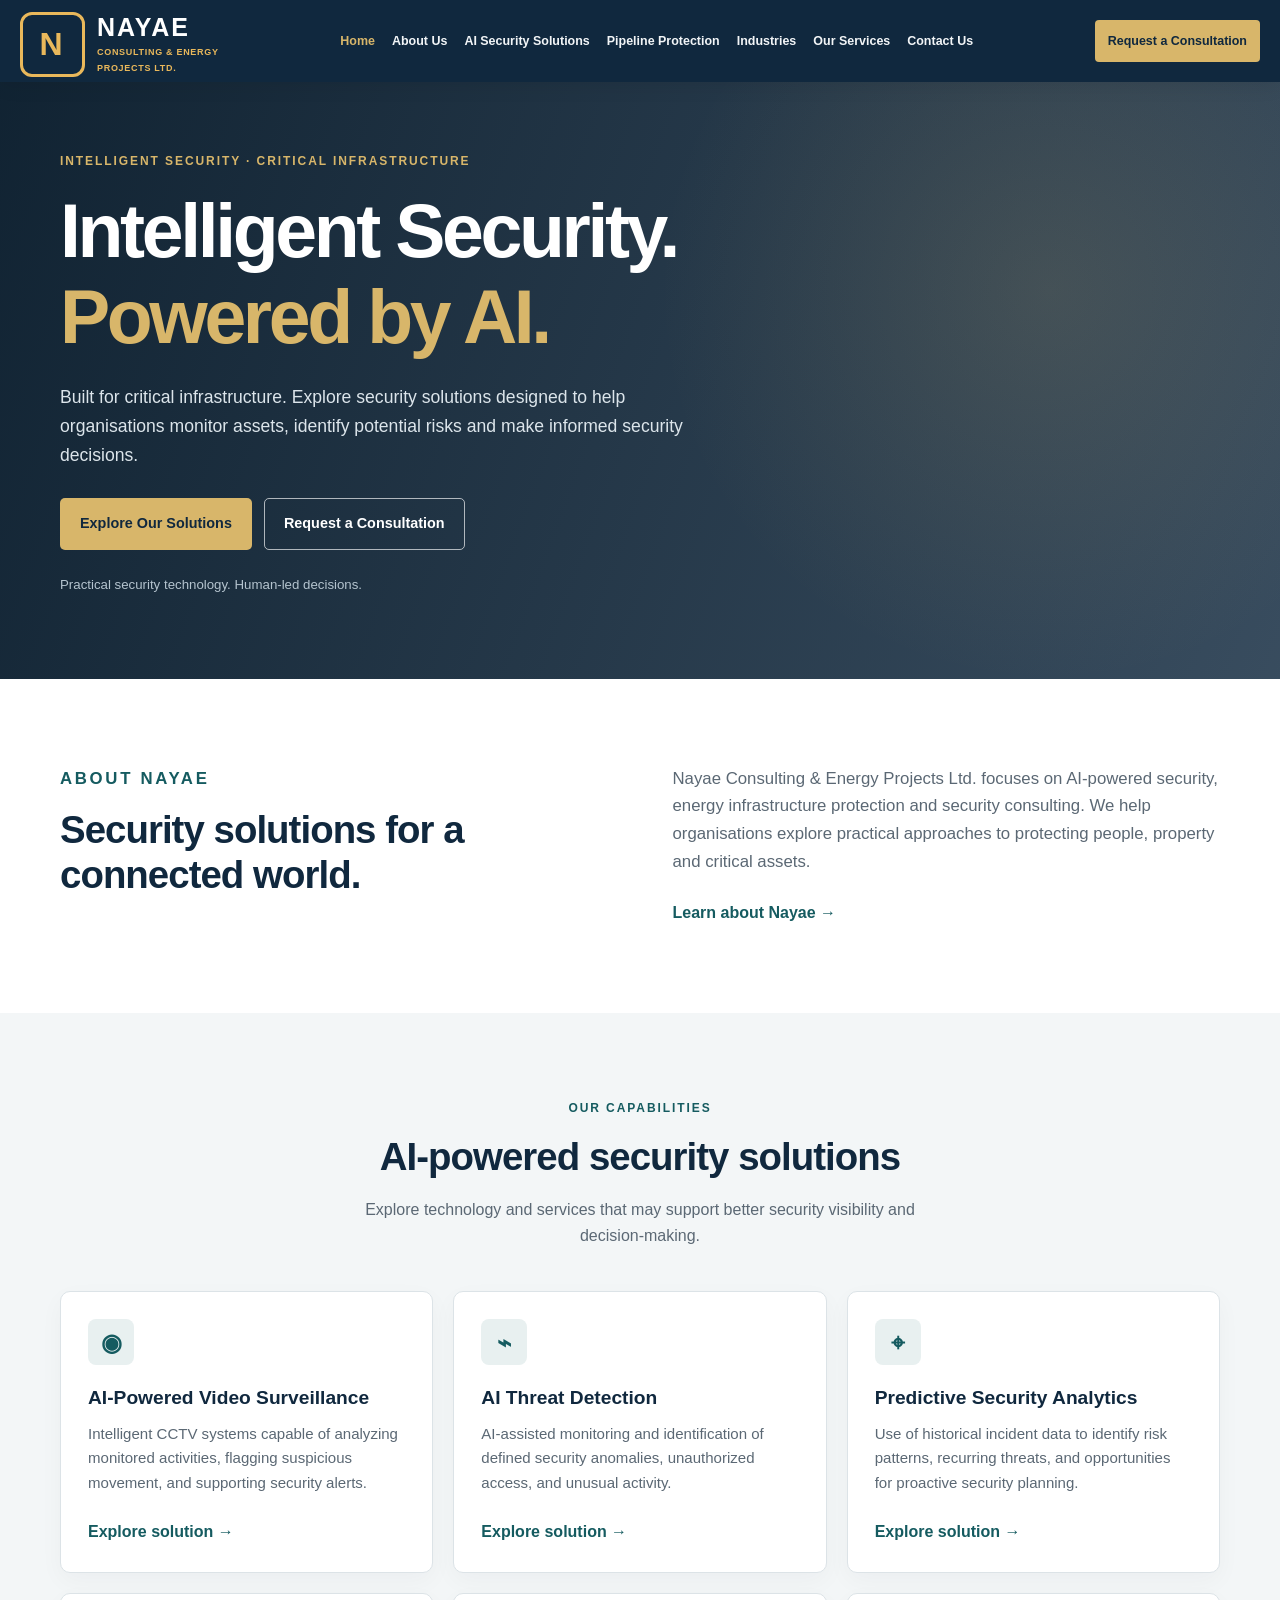
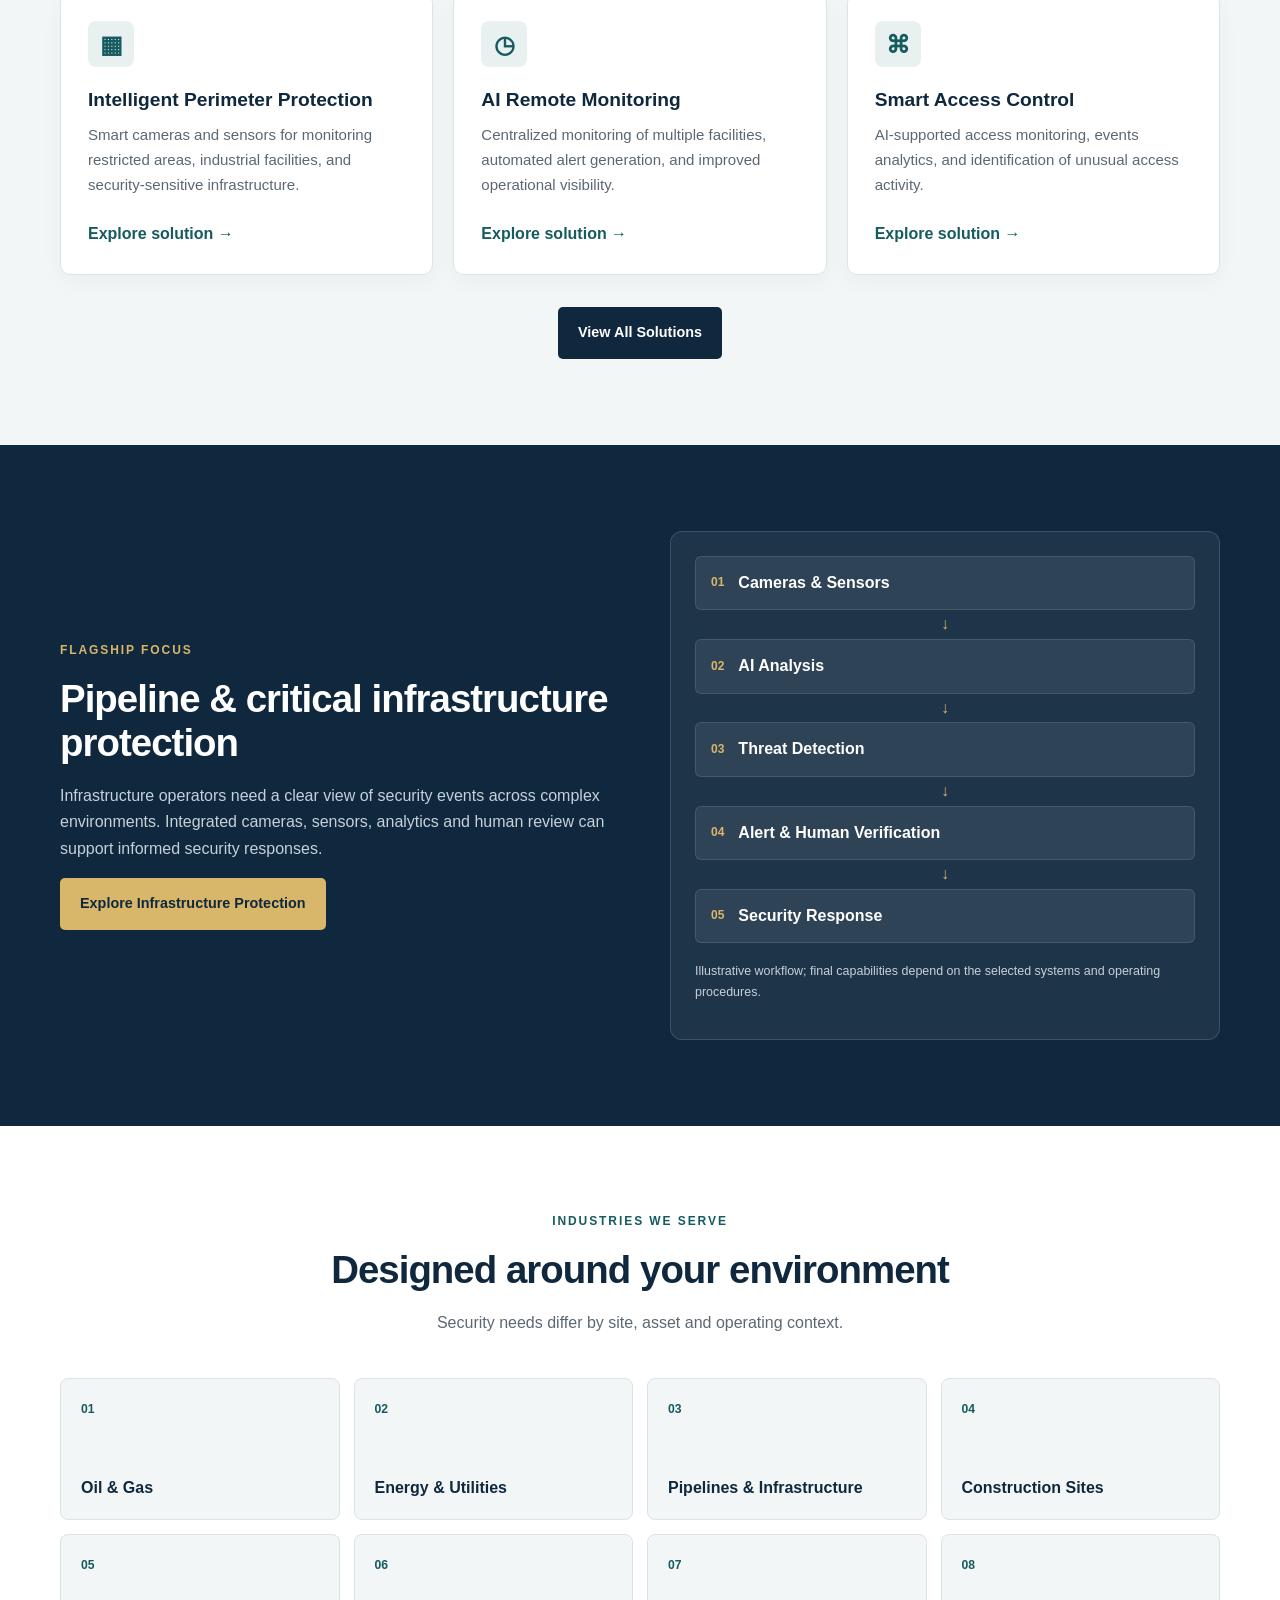
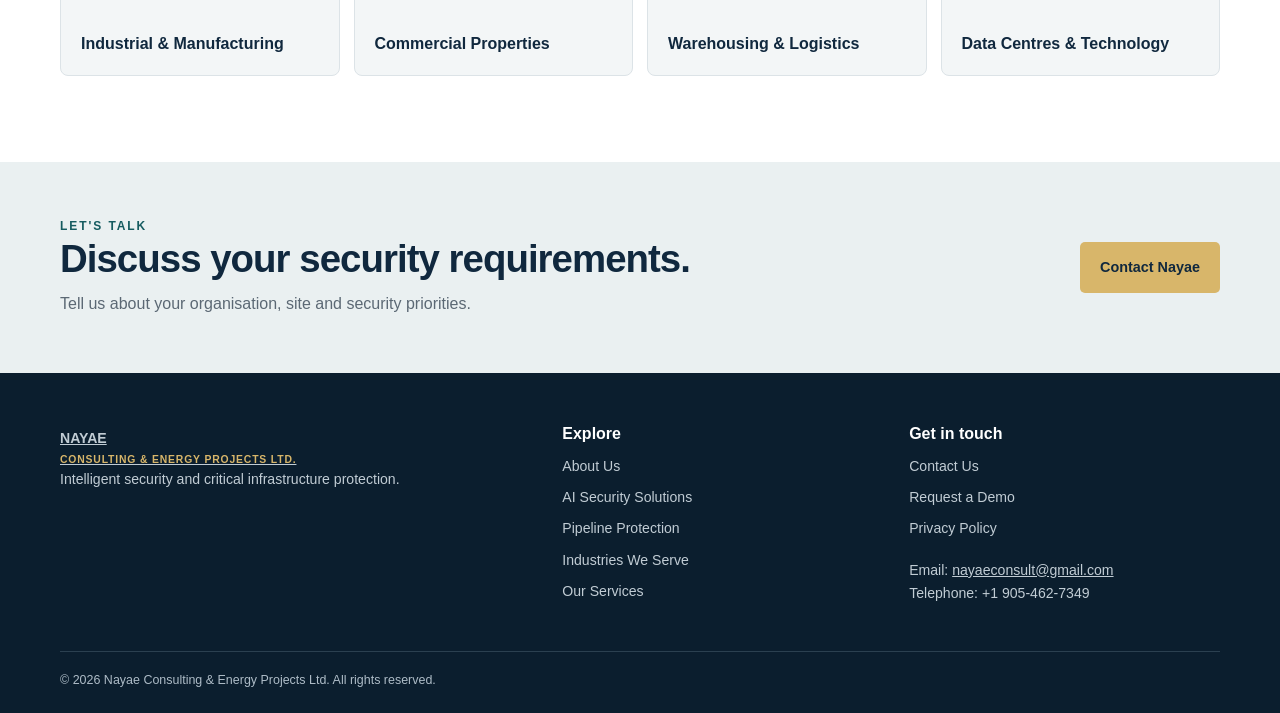
<file: index.html>
<!DOCTYPE html>
<html lang="en">
<head>
  <meta charset="UTF-8">
  <meta name="viewport" content="width=device-width, initial-scale=1.0">
  <meta name="description" content="Nayae Consulting & Energy Projects Ltd. — AI-powered security solutions and critical infrastructure protection.">
  <title>Nayae Consulting & Energy Projects Ltd. | Intelligent Security</title>
  <link rel="stylesheet" href="style.css">
  <script src="script.js" defer></script>
</head>
<body>
  <div id="site-header"></div>
  <main>
    <section class="hero">
      <div class="hero-shade"></div>
      <div class="container hero-content">
        <p class="eyebrow">INTELLIGENT SECURITY · CRITICAL INFRASTRUCTURE</p>
        <h1>Intelligent Security.<br><span>Powered by AI.</span></h1>
        <p class="hero-copy">Built for critical infrastructure. Explore security solutions designed to help organisations monitor assets, identify potential risks and make informed security decisions.</p>
        <div class="button-row">
          <a class="button button-gold" href="solutions.html">Explore Our Solutions</a>
          <a class="button button-outline" href="contact.html">Request a Consultation</a>
        </div>
        <p class="hero-note">Practical security technology. Human-led decisions.</p>
      </div>
    </section>

    <section class="section">
      <div class="container intro-grid">
        <div>
          <p class="eyebrow">ABOUT NAYAE</p>
          <h2>Security solutions for a connected world.</h2>
        </div>
        <div>
          <p>Nayae Consulting & Energy Projects Ltd. focuses on AI-powered security, energy infrastructure protection and security consulting. We help organisations explore practical approaches to protecting people, property and critical assets.</p>
          <a class="text-link" href="about.html">Learn about Nayae <span aria-hidden="true">→</span></a>
        </div>
      </div>
    </section>

    <section class="section section-light">
      <div class="container">
        <div class="section-heading">
          <p class="eyebrow">OUR CAPABILITIES</p>
          <h2>AI-powered security solutions</h2>
          <p>Explore technology and services that may support better security visibility and decision-making.</p>
        </div>
        <div class="card-grid">
          <article class="service-card"><div class="card-icon">◉</div><h3>AI-Powered Video Surveillance</h3><p>Intelligent CCTV systems capable of analyzing monitored activities, flagging suspicious movement, and supporting security alerts.</p><a href="solutions.html" class="text-link">Explore solution →</a></article>
          <article class="service-card"><div class="card-icon">⌁</div><h3>AI Threat Detection</h3><p>AI-assisted monitoring and identification of defined security anomalies, unauthorized access, and unusual activity.</p><a href="solutions.html" class="text-link">Explore solution →</a></article>
          <article class="service-card"><div class="card-icon">⌖</div><h3>Predictive Security Analytics</h3><p>Use of historical incident data to identify risk patterns, recurring threats, and opportunities for proactive security planning.</p><a href="solutions.html" class="text-link">Explore solution →</a></article>
          <article class="service-card"><div class="card-icon">▦</div><h3>Intelligent Perimeter Protection</h3><p>Smart cameras and sensors for monitoring restricted areas, industrial facilities, and security-sensitive infrastructure.</p><a href="solutions.html" class="text-link">Explore solution →</a></article>
          <article class="service-card"><div class="card-icon">◷</div><h3>AI Remote Monitoring</h3><p>Centralized monitoring of multiple facilities, automated alert generation, and improved operational visibility.</p><a href="solutions.html" class="text-link">Explore solution →</a></article>
          <article class="service-card"><div class="card-icon">⌘</div><h3>Smart Access Control</h3><p>AI-supported access monitoring, events analytics, and identification of unusual access activity.</p><a href="solutions.html" class="text-link">Explore solution →</a></article>
        </div>
        <div class="centered"><a class="button button-dark" href="solutions.html">View All Solutions</a></div>
      </div>
    </section>

    <section class="section pipeline-feature">
      <div class="container split">
        <div>
          <p class="eyebrow">FLAGSHIP FOCUS</p>
          <h2>Pipeline & critical infrastructure protection</h2>
          <p>Infrastructure operators need a clear view of security events across complex environments. Integrated cameras, sensors, analytics and human review can support informed security responses.</p>
          <a class="button button-gold" href="pipeline.html">Explore Infrastructure Protection</a>
        </div>
        <div class="workflow" aria-label="Conceptual security workflow">
          <div class="workflow-step"><span>01</span> Cameras &amp; Sensors</div><div class="workflow-arrow">↓</div>
          <div class="workflow-step"><span>02</span> AI Analysis</div><div class="workflow-arrow">↓</div>
          <div class="workflow-step"><span>03</span> Threat Detection</div><div class="workflow-arrow">↓</div>
          <div class="workflow-step"><span>04</span> Alert &amp; Human Verification</div><div class="workflow-arrow">↓</div>
          <div class="workflow-step"><span>05</span> Security Response</div>
          <p class="small-note">Illustrative workflow; final capabilities depend on the selected systems and operating procedures.</p>
        </div>
      </div>
    </section>

    <section class="section">
      <div class="container">
        <div class="section-heading">
          <p class="eyebrow">INDUSTRIES WE SERVE</p>
          <h2>Designed around your environment</h2>
          <p>Security needs differ by site, asset and operating context.</p>
        </div>
        <div class="industry-grid">
          <a class="industry-card" href="industries.html"><span>01</span><strong>Oil &amp; Gas</strong></a>
          <a class="industry-card" href="industries.html"><span>02</span><strong>Energy &amp; Utilities</strong></a>
          <a class="industry-card" href="industries.html"><span>03</span><strong>Pipelines &amp; Infrastructure</strong></a>
          <a class="industry-card" href="industries.html"><span>04</span><strong>Construction Sites</strong></a>
          <a class="industry-card" href="industries.html"><span>05</span><strong>Industrial &amp; Manufacturing</strong></a>
          <a class="industry-card" href="industries.html"><span>06</span><strong>Commercial Properties</strong></a>
          <a class="industry-card" href="industries.html"><span>07</span><strong>Warehousing &amp; Logistics</strong></a>
          <a class="industry-card" href="industries.html"><span>08</span><strong>Data Centres &amp; Technology</strong></a>
        </div>
      </div>
    </section>

    <section class="cta-band">
      <div class="container cta-inner">
        <div><p class="eyebrow">LET'S TALK</p><h2>Discuss your security requirements.</h2><p>Tell us about your organisation, site and security priorities.</p></div>
        <a class="button button-gold" href="contact.html">Contact Nayae</a>
      </div>
    </section>
  </main>
  <div id="site-footer"></div>
</body>
</html>
</file>
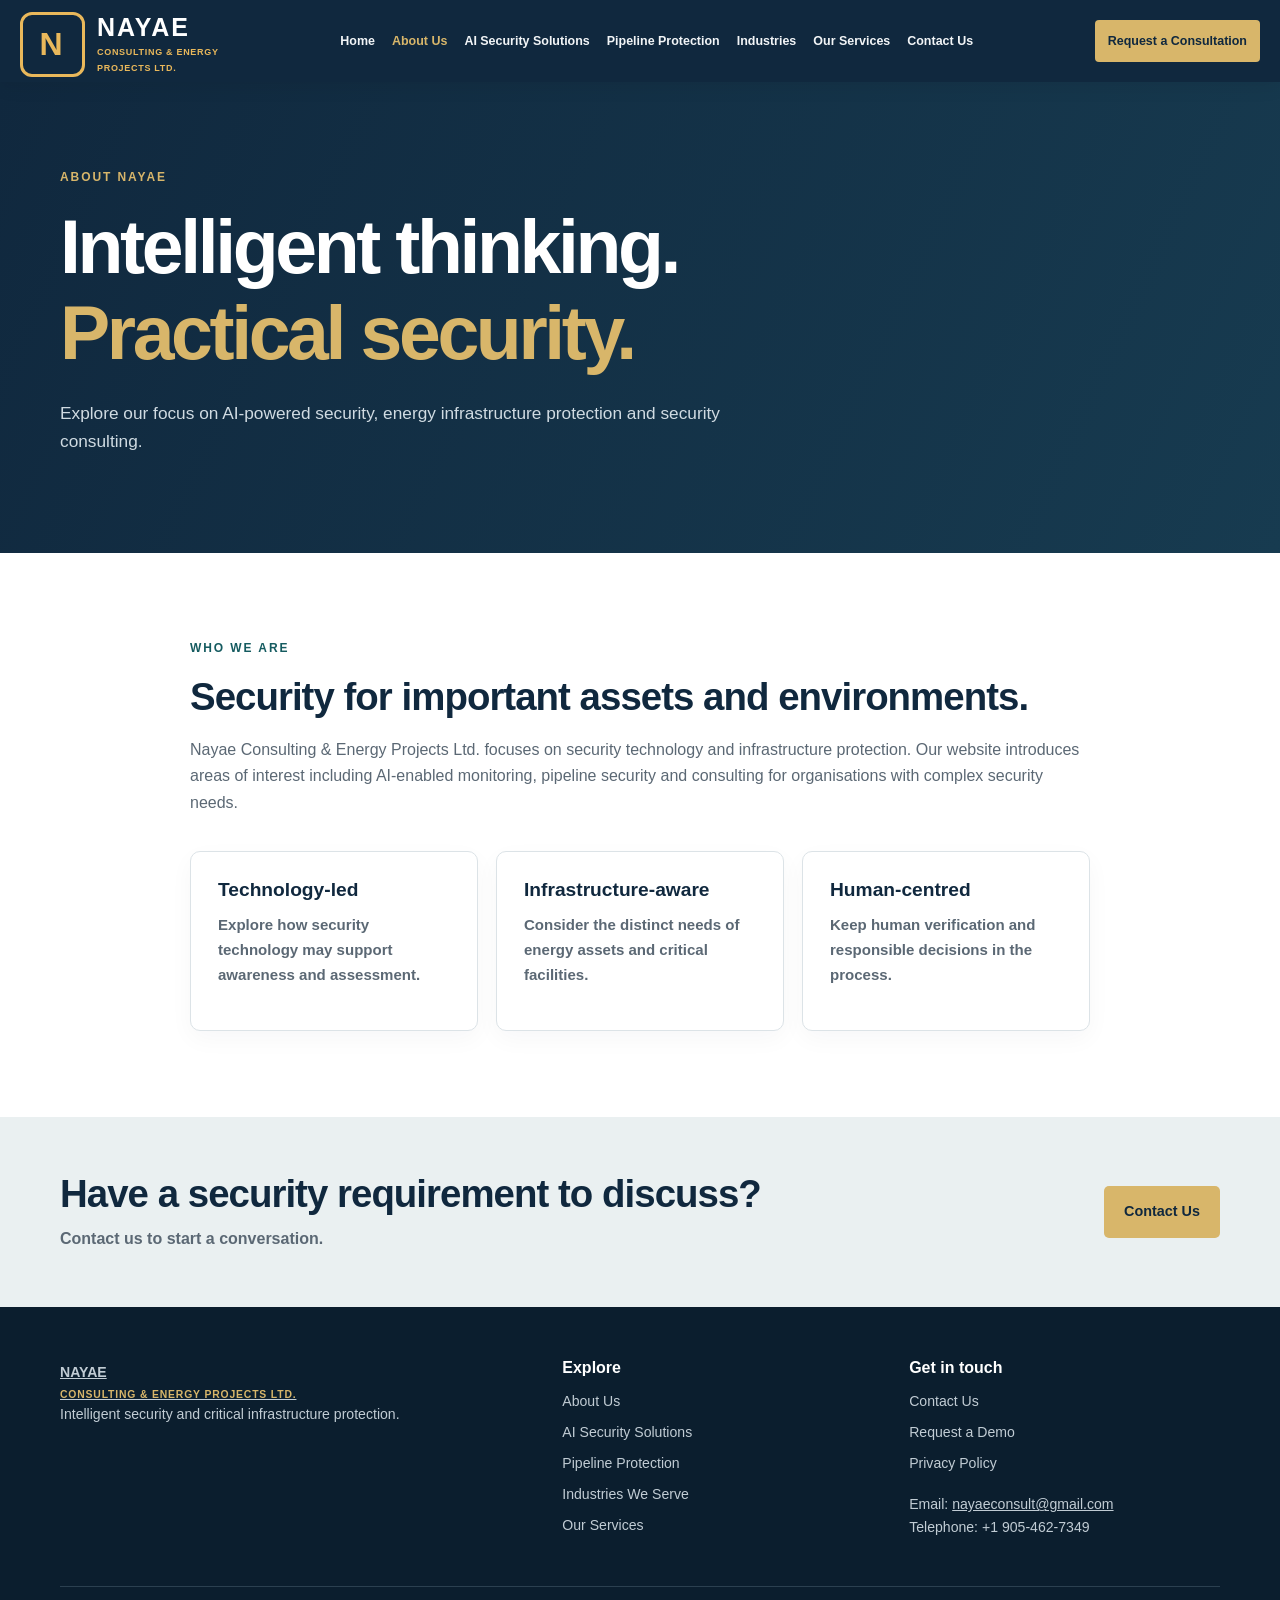
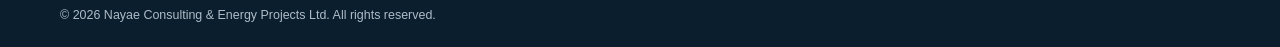
<file: about.html>
<!DOCTYPE html>
<html lang="en"><head><meta charset="UTF-8"><meta name="viewport" content="width=device-width, initial-scale=1.0"><meta name="description" content="Learn about Nayae Consulting & Energy Projects Ltd."><title>About Us | Nayae Consulting & Energy Projects Ltd.</title><link rel="stylesheet" href="style.css"><script src="script.js" defer></script></head>
<body><div id="site-header"></div><main>
<section class="page-hero"><div class="container"><p class="eyebrow">ABOUT NAYAE</p><h1>Intelligent thinking.<br><span>Practical security.</span></h1><p>Explore our focus on AI-powered security, energy infrastructure protection and security consulting.</p></div></section>
<section class="section"><div class="container narrow"><p class="eyebrow">WHO WE ARE</p><h2>Security for important assets and environments.</h2><p>Nayae Consulting & Energy Projects Ltd. focuses on security technology and infrastructure protection. Our website introduces areas of interest including AI-enabled monitoring, pipeline security and consulting for organisations with complex security needs.</p><p><strong></p><div class="value-grid"><article class="service-card"><h3>Technology-led</h3><p>Explore how security technology may support awareness and assessment.</p></article><article class="service-card"><h3>Infrastructure-aware</h3><p>Consider the distinct needs of energy assets and critical facilities.</p></article><article class="service-card"><h3>Human-centred</h3><p>Keep human verification and responsible decisions in the process.</p></article></div></div></section>
<section class="cta-band"><div class="container cta-inner"><div><h2>Have a security requirement to discuss?</h2><p>Contact us to start a conversation.</p></div><a class="button button-gold" href="contact.html">Contact Us</a></div></section>
</main><div id="site-footer"></div></body></html>
</file>
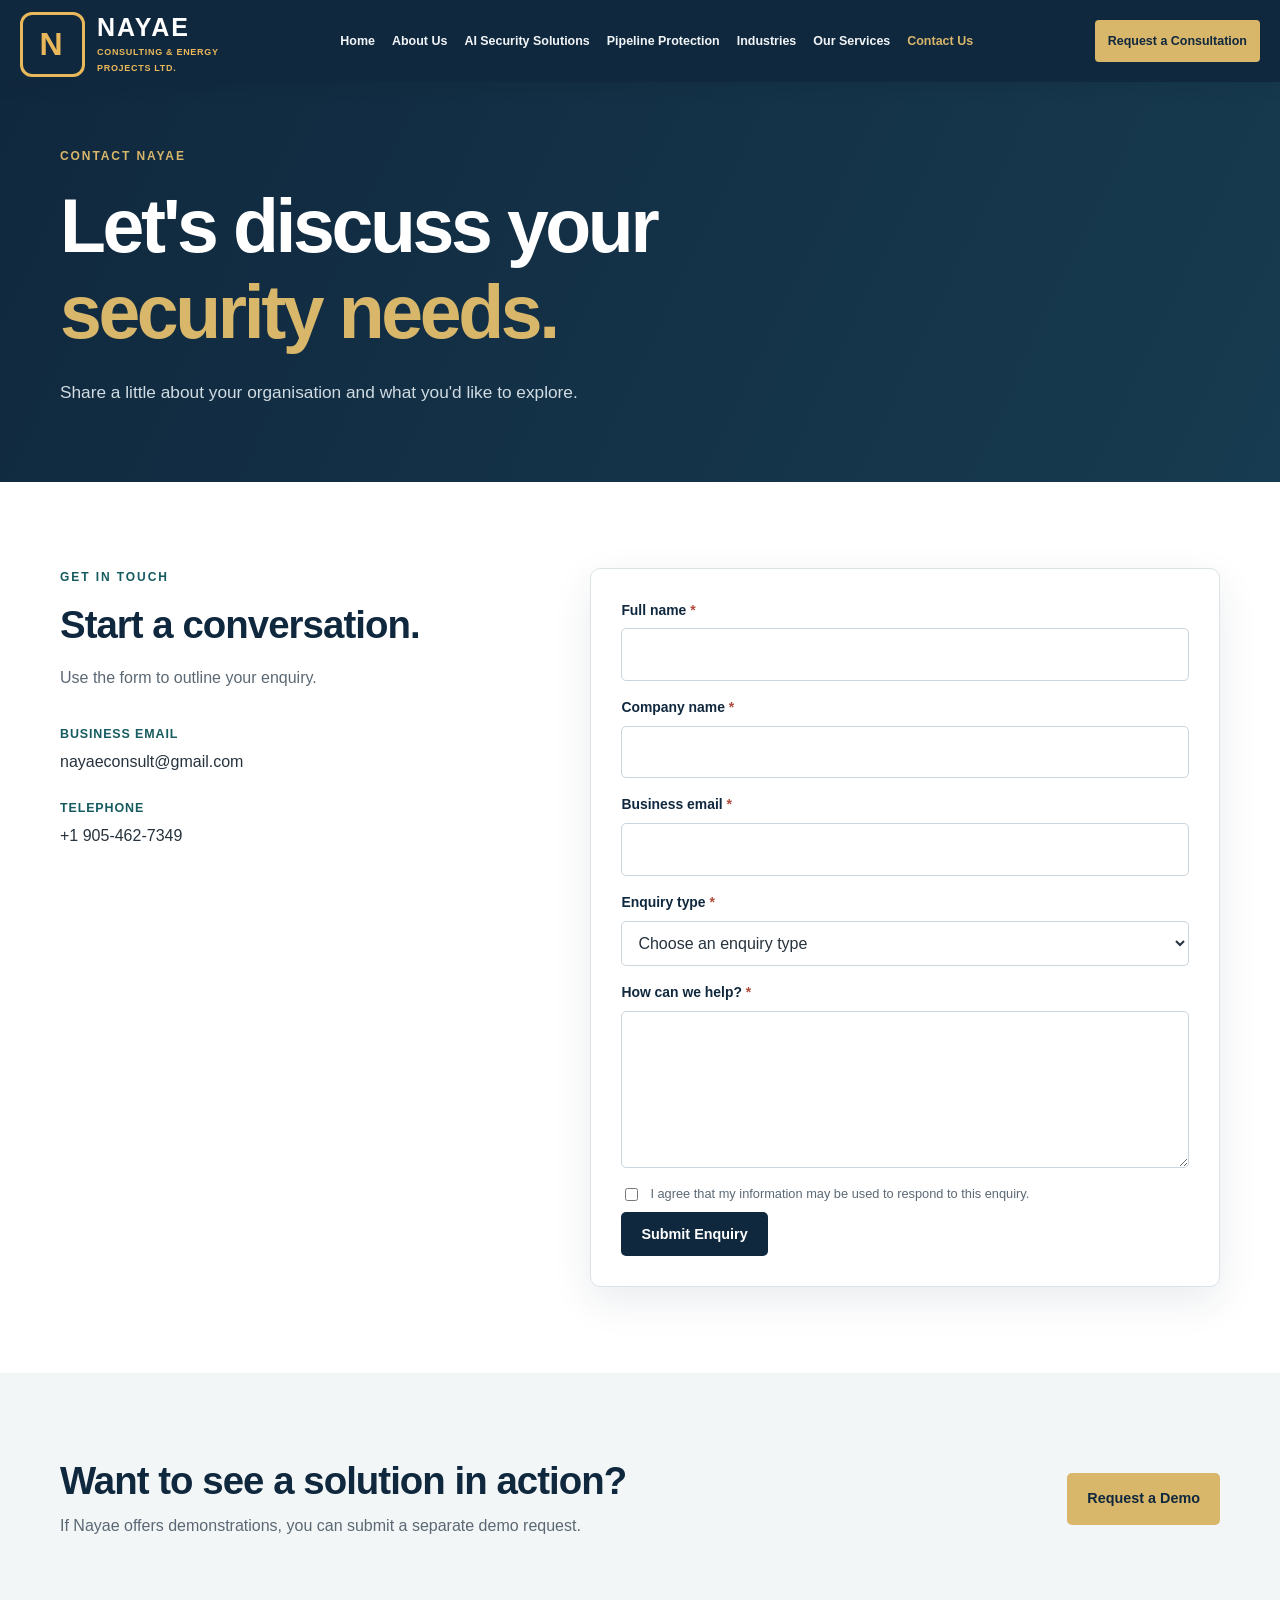
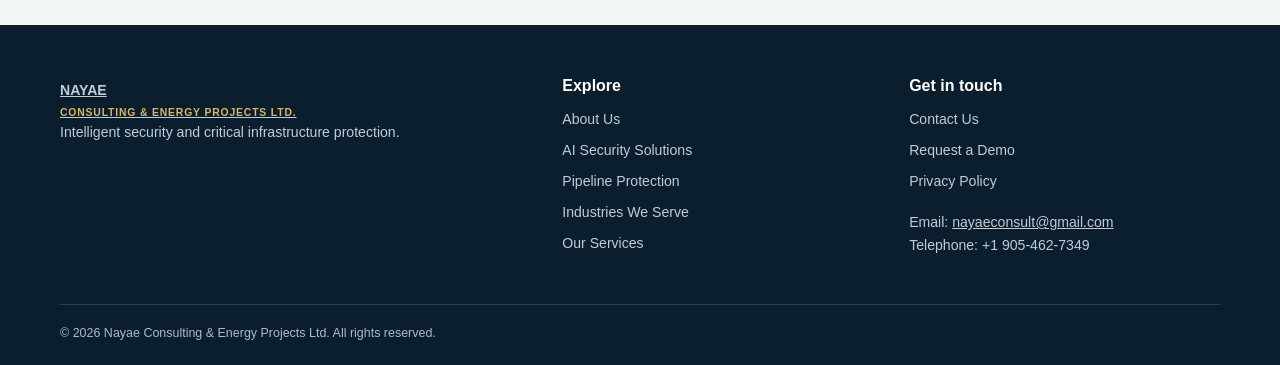
<file: contact.html>
<!DOCTYPE html>
<html lang="en">
<head>
    <meta charset="UTF-8">
    <meta name="viewport" content="width=device-width, initial-scale=1.0">
    <meta name="description" content="Contact Nayae Consulting & Energy Projects Ltd.">

    <title>Contact Us | Nayae</title>

    <link rel="stylesheet" href="style.css">
    <script src="script.js" defer></script>
</head>

<body>
    <div id="site-header"></div>

    <main>
        <!-- Page Hero -->
        <section class="page-hero page-hero-compact">
            <div class="container">
                <p class="eyebrow">CONTACT NAYAE</p>

                <h1>
                    Let's discuss your<br>
                    <span>security needs.</span>
                </h1>

                <p>
                    Share a little about your organisation and what you'd like to explore.
                </p>
            </div>
        </section>

        <!-- Contact Section -->
        <section class="section">
            <div class="container contact-grid">

                <!-- Contact Information -->
                <div>
                    <p class="eyebrow">GET IN TOUCH</p>

                    <h2>Start a conversation.</h2>

                    <p>Use the form to outline your enquiry.</p>

                    <div class="contact-info">
                        <div>
                            <span class="info-label">Business email</span>
                            <p>nayaeconsult@gmail.com</p>
                        </div>

                        <div>
                            <span class="info-label">Telephone</span>
                            <p>+1 905-462-7349</p>
                        </div>
                    </div>
                </div>

                <!-- Contact Form -->
                <form
                    class="contact-form"
                    id="contact-form"
                    action="https://formspree.io/f/mnppnzvg"
                    method="POST"
                >
                    <label for="full-name">
                        Full name <span>*</span>
                    </label>

                    <input
                        id="full-name"
                        name="name"
                        type="text"
                        autocomplete="name"
                        required
                    >

                    <label for="company">
                        Company name <span>*</span>
                    </label>

                    <input
                        id="company"
                        name="company"
                        type="text"
                        autocomplete="organization"
                        required
                    >

                    <label for="email">
                        Business email <span>*</span>
                    </label>

                    <input
                        id="email"
                        name="email"
                        type="email"
                        autocomplete="email"
                        required
                    >

                    <label for="subject">
                        Enquiry type <span>*</span>
                    </label>

                    <select id="subject" name="subject" required>
                        <option value="">Choose an enquiry type</option>
                        <option value="Security consultation">Security consultation</option>
                        <option value="AI security solutions">AI security solutions</option>
                        <option value="Pipeline and infrastructure protection">
                            Pipeline and infrastructure protection
                        </option>
                        <option value="Partnership enquiry">Partnership enquiry</option>
                        <option value="Other">Other</option>
                    </select>

                    <label for="message">
                        How can we help? <span>*</span>
                    </label>

                    <textarea
                        id="message"
                        name="message"
                        rows="5"
                        required
                    ></textarea>

                    <label class="consent">
                        <input
                            type="checkbox"
                            name="consent"
                            value="yes"
                            required
                        >
                        I agree that my information may be used to respond to this enquiry.
                    </label>

                    <button
                        class="button button-dark"
                        id="contact-submit"
                        type="submit"
                    >
                        Submit Enquiry
                    </button>

                    <!-- Submission status appears here -->
                    <p
                        id="form-status"
                        class="form-status"
                        role="status"
                        aria-live="polite"
                    ></p>
                </form>

            </div>
        </section>

        <!-- Demo Call to Action -->
        <section class="section section-light">
            <div class="container cta-inner">
                <div>
                    <h2>Want to see a solution in action?</h2>

                    <p>
                        If Nayae offers demonstrations, you can submit a separate demo request.
                    </p>
                </div>

                <a class="button button-gold" href="demo.html">
                    Request a Demo
                </a>
            </div>
        </section>
    </main>

    <div id="site-footer"></div>

    <!-- Contact Form Submission -->
    <script>
        const contactForm = document.getElementById("contact-form");
        const formStatus = document.getElementById("form-status");
        const submitButton = document.getElementById("contact-submit");

        contactForm.addEventListener("submit", async function (event) {
            event.preventDefault();

            if (!contactForm.reportValidity()) {
                return;
            }

            const originalButtonText = submitButton.textContent;

            submitButton.disabled = true;
            submitButton.textContent = "Sending...";
            formStatus.textContent = "";
            formStatus.classList.remove("success", "error");

            try {
                const response = await fetch(contactForm.action, {
                    method: "POST",
                    body: new FormData(contactForm),
                    headers: {
                        "Accept": "application/json"
                    }
                });

                if (response.ok) {
                    contactForm.reset();

                    formStatus.textContent =
                        "Your enquiry has been sent successfully. Thank you for contacting Nayae!";

                    formStatus.classList.add("success");
                } else {
                    let errorMessage =
                        "We couldn't send your enquiry. Please try again.";

                    try {
                        const result = await response.json();

                        if (result.errors && result.errors.length > 0) {
                            errorMessage = result.errors
                                .map(error => error.message)
                                .join(" ");
                        }
                    } catch (error) {
                        // Use the default error message if no details are available.
                    }

                    formStatus.textContent = errorMessage;
                    formStatus.classList.add("error");
                }
            } catch (error) {
                formStatus.textContent =
                    "A connection error occurred. Please check your internet connection and try again.";

                formStatus.classList.add("error");
            } finally {
                submitButton.disabled = false;
                submitButton.textContent = originalButtonText;
            }
        });
    </script>
</body>
</html>
</file>
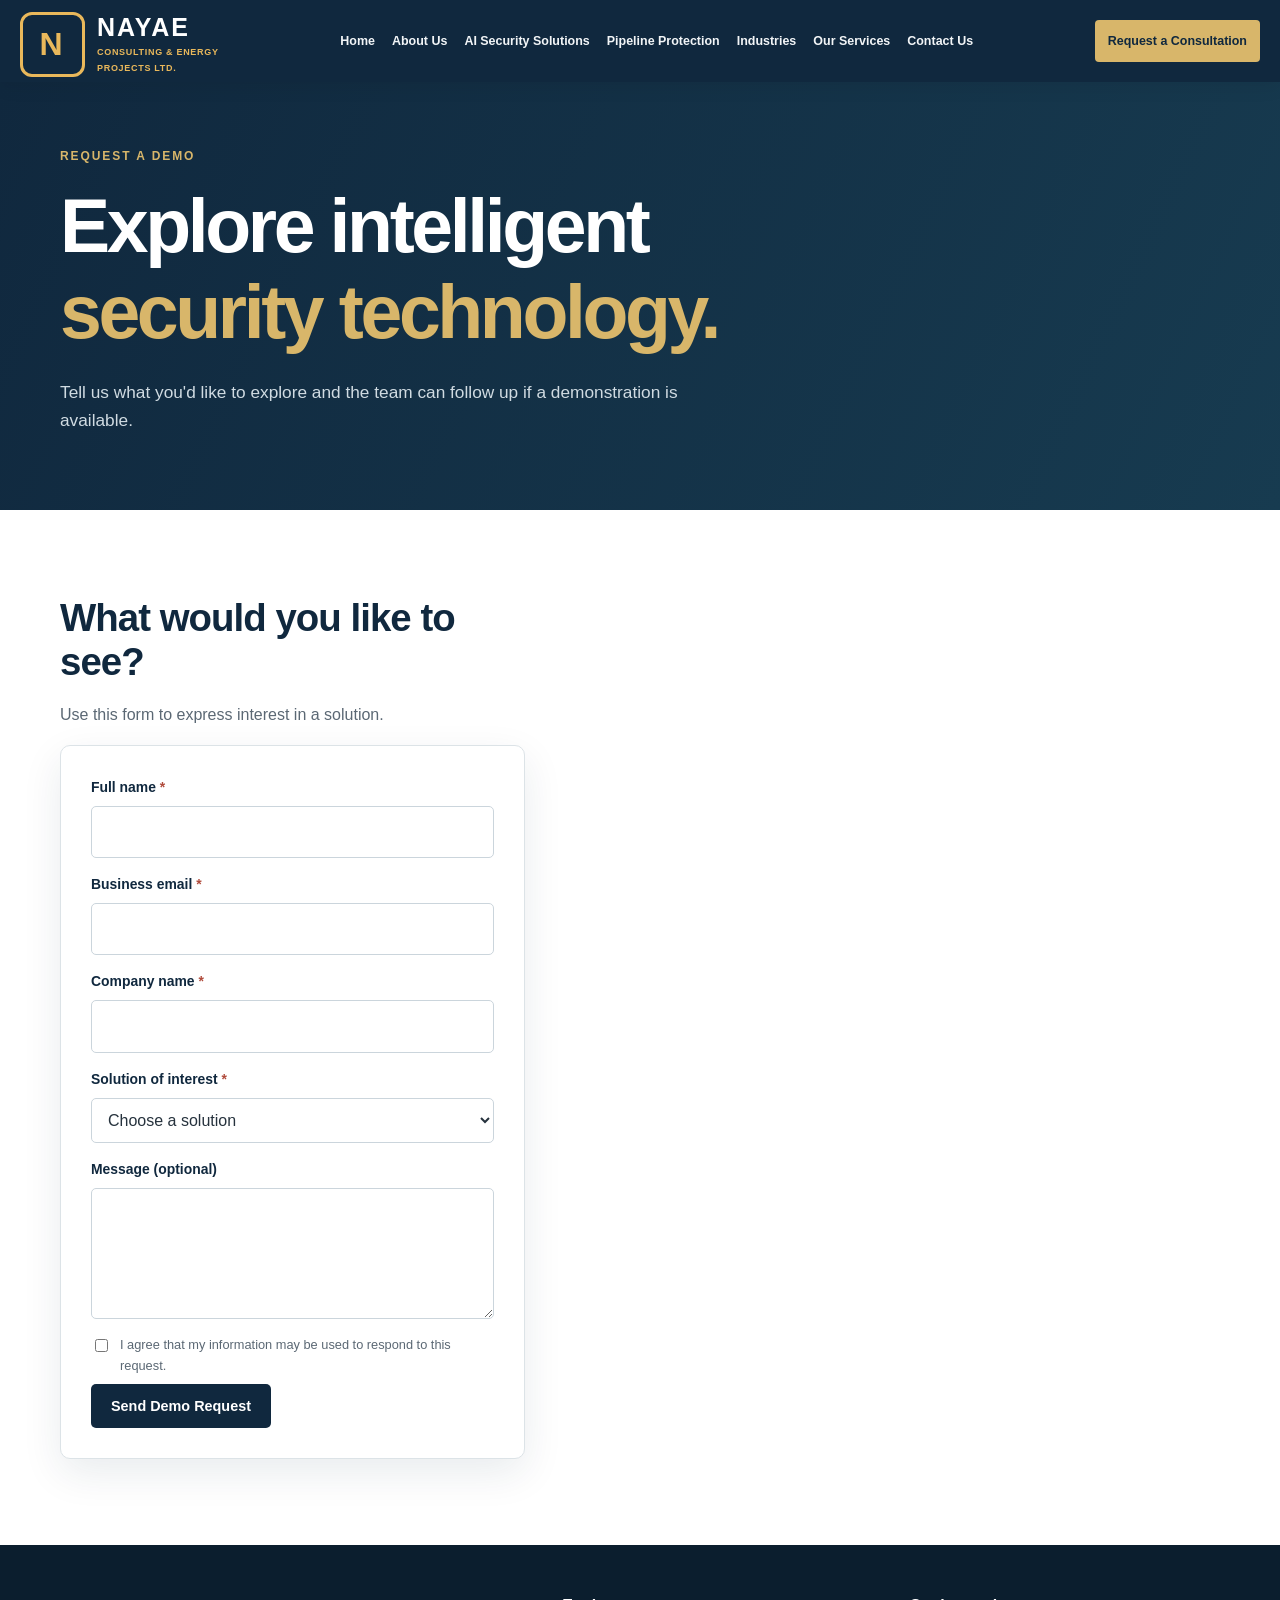
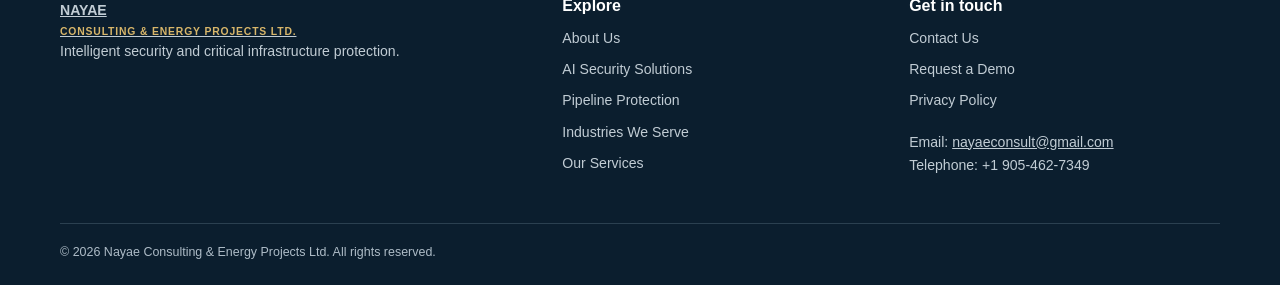
<file: demo.html>
<!DOCTYPE html>
<html lang="en">
<head>
    <meta charset="UTF-8">
    <meta name="viewport" content="width=device-width, initial-scale=1.0">

    <meta name="description" content="Request a security technology demonstration from Nayae.">

    <title>Request a Demo | Nayae</title>

    <link rel="stylesheet" href="style.css">
    <script src="script.js" defer></script>
</head>

<body>
    <div id="site-header"></div>

    <main>
        <!-- Page Hero -->
        <section class="page-hero page-hero-compact">
            <div class="container">
                <p class="eyebrow">REQUEST A DEMO</p>

                <h1>
                    Explore intelligent<br>
                    <span>security technology.</span>
                </h1>

                <p>
                    Tell us what you'd like to explore and the team can follow up if a demonstration is available.
                </p>
            </div>
        </section>

        <!-- Demo Request Form -->
        <section class="section">
            <div class="container contact-grid">

                <div>
                    <h2>What would you like to see?</h2>

                    <p>Use this form to express interest in a solution.</p>

                    <form
                        class="contact-form"
                        id="demo-form"
                        action="https://formspree.io/f/mnppnzvg"
                        method="POST"
                    >
                        <label for="demo-name">
                            Full name <span>*</span>
                        </label>

                        <input
                            id="demo-name"
                            name="name"
                            type="text"
                            autocomplete="name"
                            required
                        >

                        <label for="demo-email">
                            Business email <span>*</span>
                        </label>

                        <input
                            id="demo-email"
                            name="email"
                            type="email"
                            autocomplete="email"
                            required
                        >

                        <label for="demo-company">
                            Company name <span>*</span>
                        </label>

                        <input
                            id="demo-company"
                            name="company"
                            type="text"
                            autocomplete="organization"
                            required
                        >

                        <label for="solution-interest">
                            Solution of interest <span>*</span>
                        </label>

                        <select
                            id="solution-interest"
                            name="solution"
                            required
                        >
                            <option value="">Choose a solution</option>
                            <option value="AI video surveillance">AI video surveillance</option>
                            <option value="Threat detection and analytics">Threat detection and analytics</option>
                            <option value="Pipeline and infrastructure protection">Pipeline and infrastructure protection</option>
                            <option value="Remote monitoring">Remote monitoring</option>
                            <option value="Access control">Access control</option>
                            <option value="Other / not sure">Other / not sure</option>
                        </select>

                        <label for="demo-message">
                            Message (optional)
                        </label>

                        <textarea
                            id="demo-message"
                            name="message"
                            rows="4"
                        ></textarea>

                        <label class="consent">
                            <input
                                type="checkbox"
                                name="consent"
                                value="yes"
                                required
                            >
                            I agree that my information may be used to respond to this request.
                        </label>

                        <button
                            class="button button-dark"
                            id="demo-submit"
                            type="submit"
                        >
                            Send Demo Request
                        </button>

                        <!-- Success or error message appears here -->
                        <p
                            id="demo-status"
                            class="form-status"
                            role="status"
                            aria-live="polite"
                        ></p>
                    </form>
                </div>

            </div>
        </section>
    </main>

    <div id="site-footer"></div>

    <!-- Demo Form Submission -->
    <script>
        const demoForm = document.getElementById("demo-form");
        const demoStatus = document.getElementById("demo-status");
        const demoSubmit = document.getElementById("demo-submit");

        demoForm.addEventListener("submit", async function (event) {
            event.preventDefault();

            if (!demoForm.reportValidity()) {
                return;
            }

            const originalButtonText = demoSubmit.textContent;

            demoSubmit.disabled = true;
            demoSubmit.textContent = "Sending...";
            demoStatus.textContent = "";
            demoStatus.classList.remove("success", "error");

            try {
                const response = await fetch(demoForm.action, {
                    method: "POST",
                    body: new FormData(demoForm),
                    headers: {
                        "Accept": "application/json"
                    }
                });

                if (response.ok) {
                    demoForm.reset();

                    demoStatus.textContent =
                        "Your demo request has been sent successfully. Thank you for your interest in Nayae!";

                    demoStatus.classList.add("success");
                } else {
                    let errorMessage =
                        "We couldn't send your demo request. Please try again.";

                    try {
                        const result = await response.json();

                        if (result.errors && result.errors.length > 0) {
                            errorMessage = result.errors
                                .map(error => error.message)
                                .join(" ");
                        }
                    } catch (error) {
                        // Keep the default error message.
                    }

                    demoStatus.textContent = errorMessage;
                    demoStatus.classList.add("error");
                }
            } catch (error) {
                demoStatus.textContent =
                    "A connection error occurred. Please check your internet connection and try again.";

                demoStatus.classList.add("error");
            } finally {
                demoSubmit.disabled = false;
                demoSubmit.textContent = originalButtonText;
            }
        });
    </script>
</body>
</html>
</file>
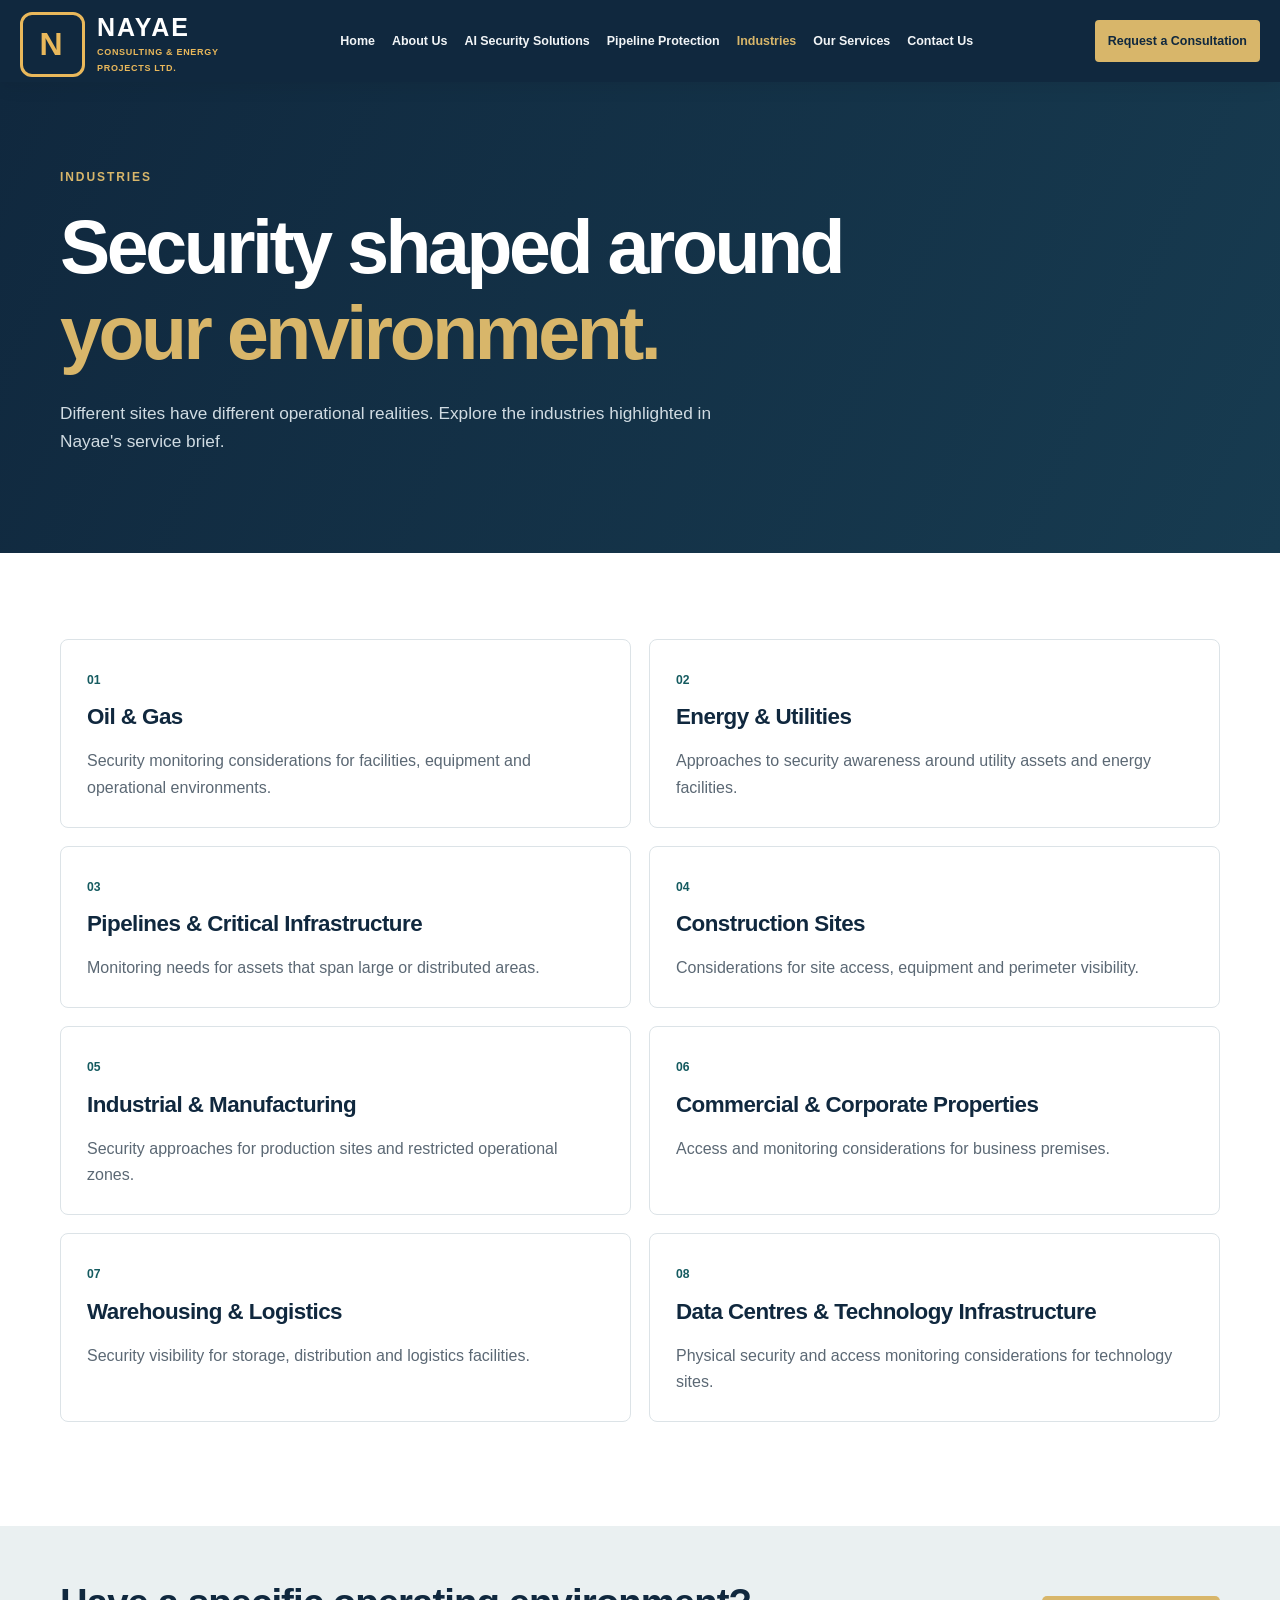
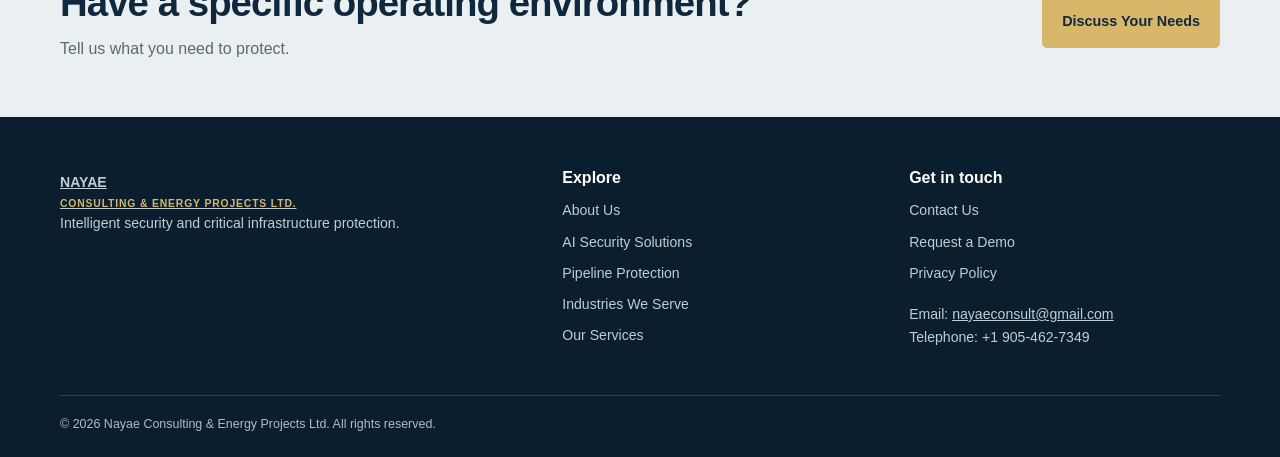
<file: industries.html>
<!DOCTYPE html>
<html lang="en"><head><meta charset="UTF-8"><meta name="viewport" content="width=device-width, initial-scale=1.0"><meta name="description" content="Industries and environments relevant to Nayae security solutions."><title>Industries We Serve | Nayae</title><link rel="stylesheet" href="style.css"><script src="script.js" defer></script></head>
<body><div id="site-header"></div><main>
<section class="page-hero"><div class="container"><p class="eyebrow">INDUSTRIES</p><h1>Security shaped around<br><span>your environment.</span></h1><p>Different sites have different operational realities. Explore the industries highlighted in Nayae's service brief.</p></div></section>
<section class="section"><div class="container"><div class="industry-detail-grid">
<article class="industry-detail"><span>01</span><h2>Oil &amp; Gas</h2><p>Security monitoring considerations for facilities, equipment and operational environments.</p></article>
<article class="industry-detail"><span>02</span><h2>Energy &amp; Utilities</h2><p>Approaches to security awareness around utility assets and energy facilities.</p></article>
<article class="industry-detail"><span>03</span><h2>Pipelines &amp; Critical Infrastructure</h2><p>Monitoring needs for assets that span large or distributed areas.</p></article>
<article class="industry-detail"><span>04</span><h2>Construction Sites</h2><p>Considerations for site access, equipment and perimeter visibility.</p></article>
<article class="industry-detail"><span>05</span><h2>Industrial &amp; Manufacturing</h2><p>Security approaches for production sites and restricted operational zones.</p></article>
<article class="industry-detail"><span>06</span><h2>Commercial &amp; Corporate Properties</h2><p>Access and monitoring considerations for business premises.</p></article>
<article class="industry-detail"><span>07</span><h2>Warehousing &amp; Logistics</h2><p>Security visibility for storage, distribution and logistics facilities.</p></article>
<article class="industry-detail"><span>08</span><h2>Data Centres &amp; Technology Infrastructure</h2><p>Physical security and access monitoring considerations for technology sites.</p></article>
</div><p class="small-note"></p></div></section>
<section class="cta-band"><div class="container cta-inner"><div><h2>Have a specific operating environment?</h2><p>Tell us what you need to protect.</p></div><a class="button button-gold" href="contact.html">Discuss Your Needs</a></div></section>
</main><div id="site-footer"></div></body></html>
</file>
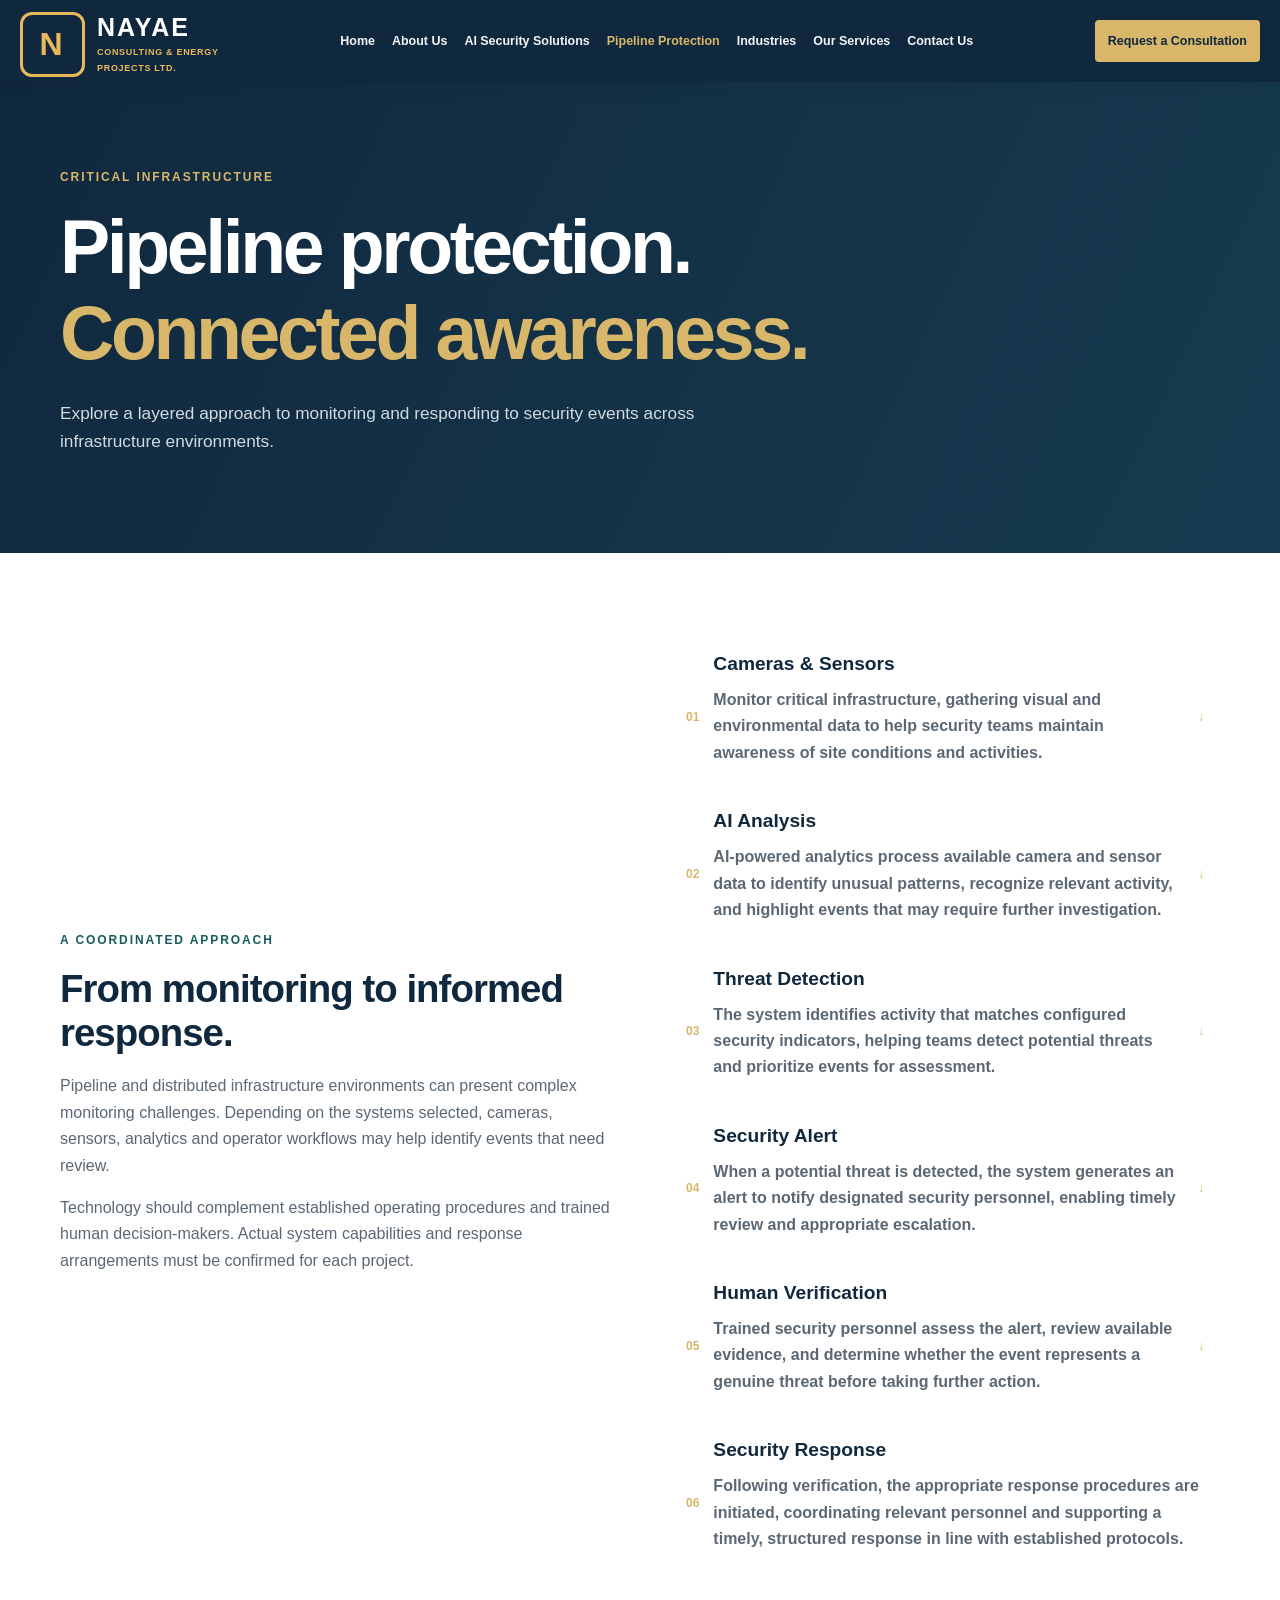
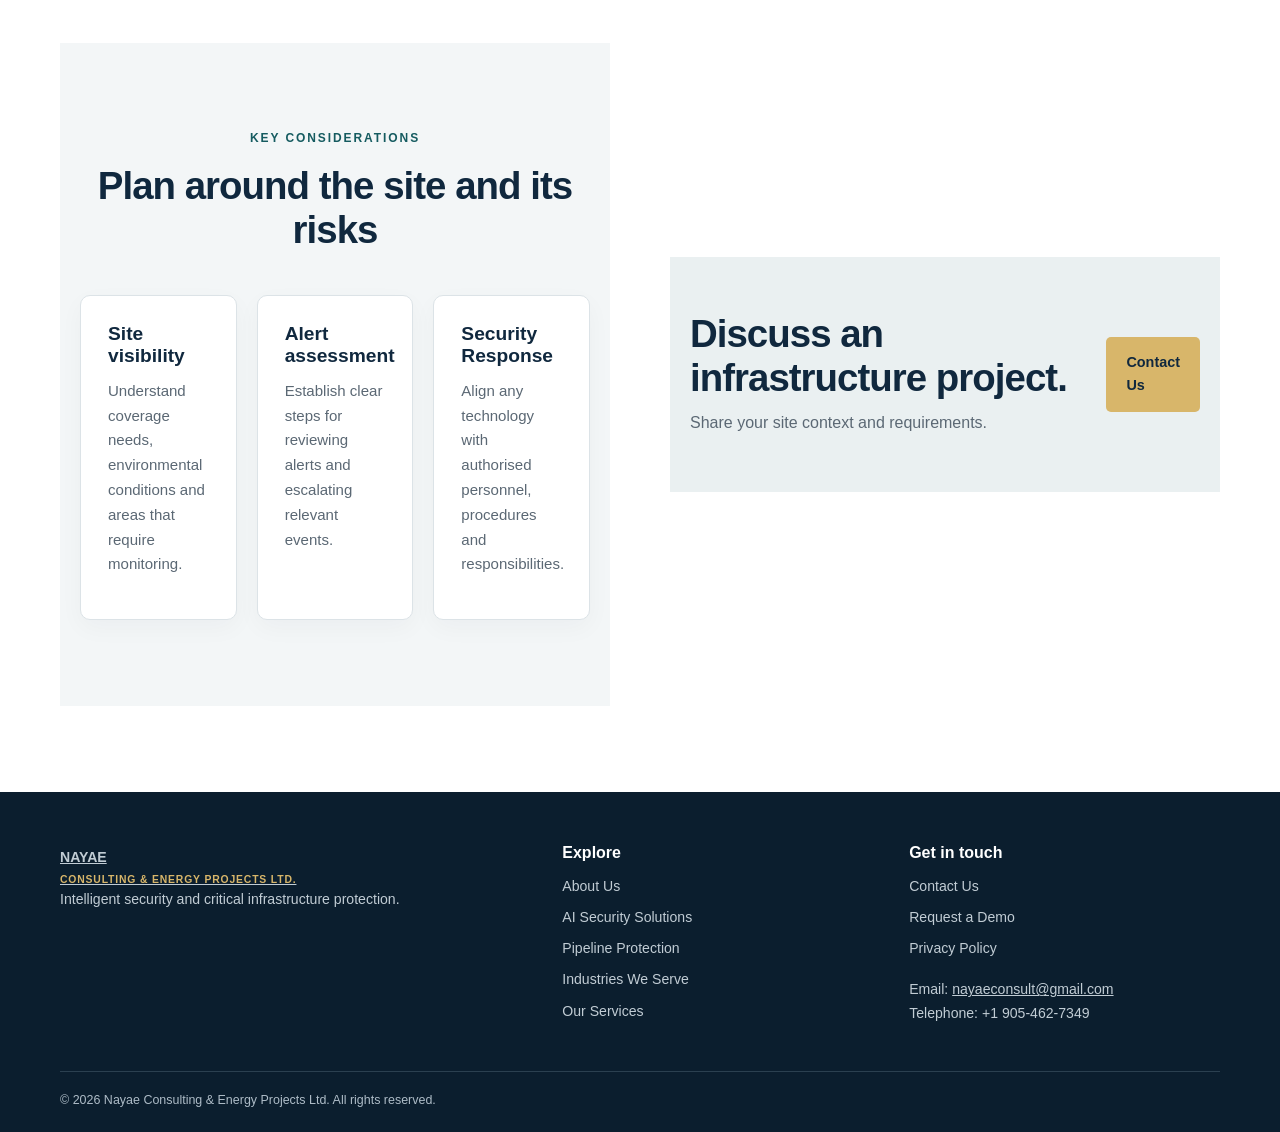
<file: pipeline.html>
<!DOCTYPE html>
<html lang="en"><head><meta charset="UTF-8"><meta name="viewport" content="width=device-width, initial-scale=1.0"><meta name="description" content="Pipeline and critical infrastructure protection overview."><title>Pipeline Protection | Nayae</title><link rel="stylesheet" href="style.css"><script src="script.js" defer></script></head>
<body><div id="site-header"></div><main>
<section class="page-hero"><div class="container"><p class="eyebrow">CRITICAL INFRASTRUCTURE</p><h1>Pipeline protection.<br><span>Connected awareness.</span></h1><p>Explore a layered approach to monitoring and responding to security events across infrastructure environments.</p></div></section>
<section class="section"><div class="container split"><div><p class="eyebrow">A COORDINATED APPROACH</p><h2>From monitoring to informed response.</h2><p>Pipeline and distributed infrastructure environments can present complex monitoring challenges. Depending on the systems selected, cameras, sensors, analytics and operator workflows may help identify events that need review.</p><p>Technology should complement established operating procedures and trained human decision-makers. Actual system capabilities and response arrangements must be confirmed for each project.</p></div>
<div class="security-workflow">

  <div class="workflow-step">
    <span class="step-number">01</span>
    <div class="step-content">
      <h3>Cameras & Sensors</h3>
      <p>Monitor critical infrastructure, gathering visual and environmental data to help security teams maintain awareness of site conditions and activities.</p>
    </div>
    <span class="step-arrow" aria-hidden="true">↓</span>
  </div>

  <div class="workflow-step">
    <span class="step-number">02</span>
    <div class="step-content">
      <h3>AI Analysis</h3>
      <p>AI-powered analytics process available camera and sensor data to identify unusual patterns, recognize relevant activity, and highlight events that may require further investigation.</p>
    </div>
    <span class="step-arrow" aria-hidden="true">↓</span>
  </div>

  <div class="workflow-step">
    <span class="step-number">03</span>
    <div class="step-content">
      <h3>Threat Detection</h3>
      <p>The system identifies activity that matches configured security indicators, helping teams detect potential threats and prioritize events for assessment.</p>
    </div>
    <span class="step-arrow" aria-hidden="true">↓</span>
  </div>

  <div class="workflow-step">
    <span class="step-number">04</span>
    <div class="step-content">
      <h3>Security Alert</h3>
      <p>When a potential threat is detected, the system generates an alert to notify designated security personnel, enabling timely review and appropriate escalation.</p>
    </div>
    <span class="step-arrow" aria-hidden="true">↓</span>
  </div>

  <div class="workflow-step">
    <span class="step-number">05</span>
    <div class="step-content">
      <h3>Human Verification</h3>
      <p>Trained security personnel assess the alert, review available evidence, and determine whether the event represents a genuine threat before taking further action.</p>
    </div>
    <span class="step-arrow" aria-hidden="true">↓</span>
  </div>

  <div class="workflow-step">
    <span class="step-number">06</span>
    <div class="step-content">
      <h3>Security Response</h3>
      <p>Following verification, the appropriate response procedures are initiated, coordinating relevant personnel and supporting a timely, structured response in line with established protocols.</p>
    </div>
  </div>

</div>

<section class="section section-light"><div class="container"><div class="section-heading"><p class="eyebrow">KEY CONSIDERATIONS</p><h2>Plan around the site and its risks</h2></div><div class="card-grid"><article class="service-card"><h3>Site visibility</h3><p>Understand coverage needs, environmental conditions and areas that require monitoring.</p></article><article class="service-card"><h3>Alert assessment</h3><p>Establish clear steps for reviewing alerts and escalating relevant events.</p></article><article class="service-card"><h3>Security Response</h3><p>Align any technology with authorised personnel, procedures and responsibilities.</p></article></div></div></section>
<section class="cta-band"><div class="container cta-inner"><div><h2>Discuss an infrastructure project.</h2><p>Share your site context and requirements.</p></div><a class="button button-gold" href="contact.html">Contact Us</a></div></section>
</main><div id="site-footer"></div></body></html>
</file>
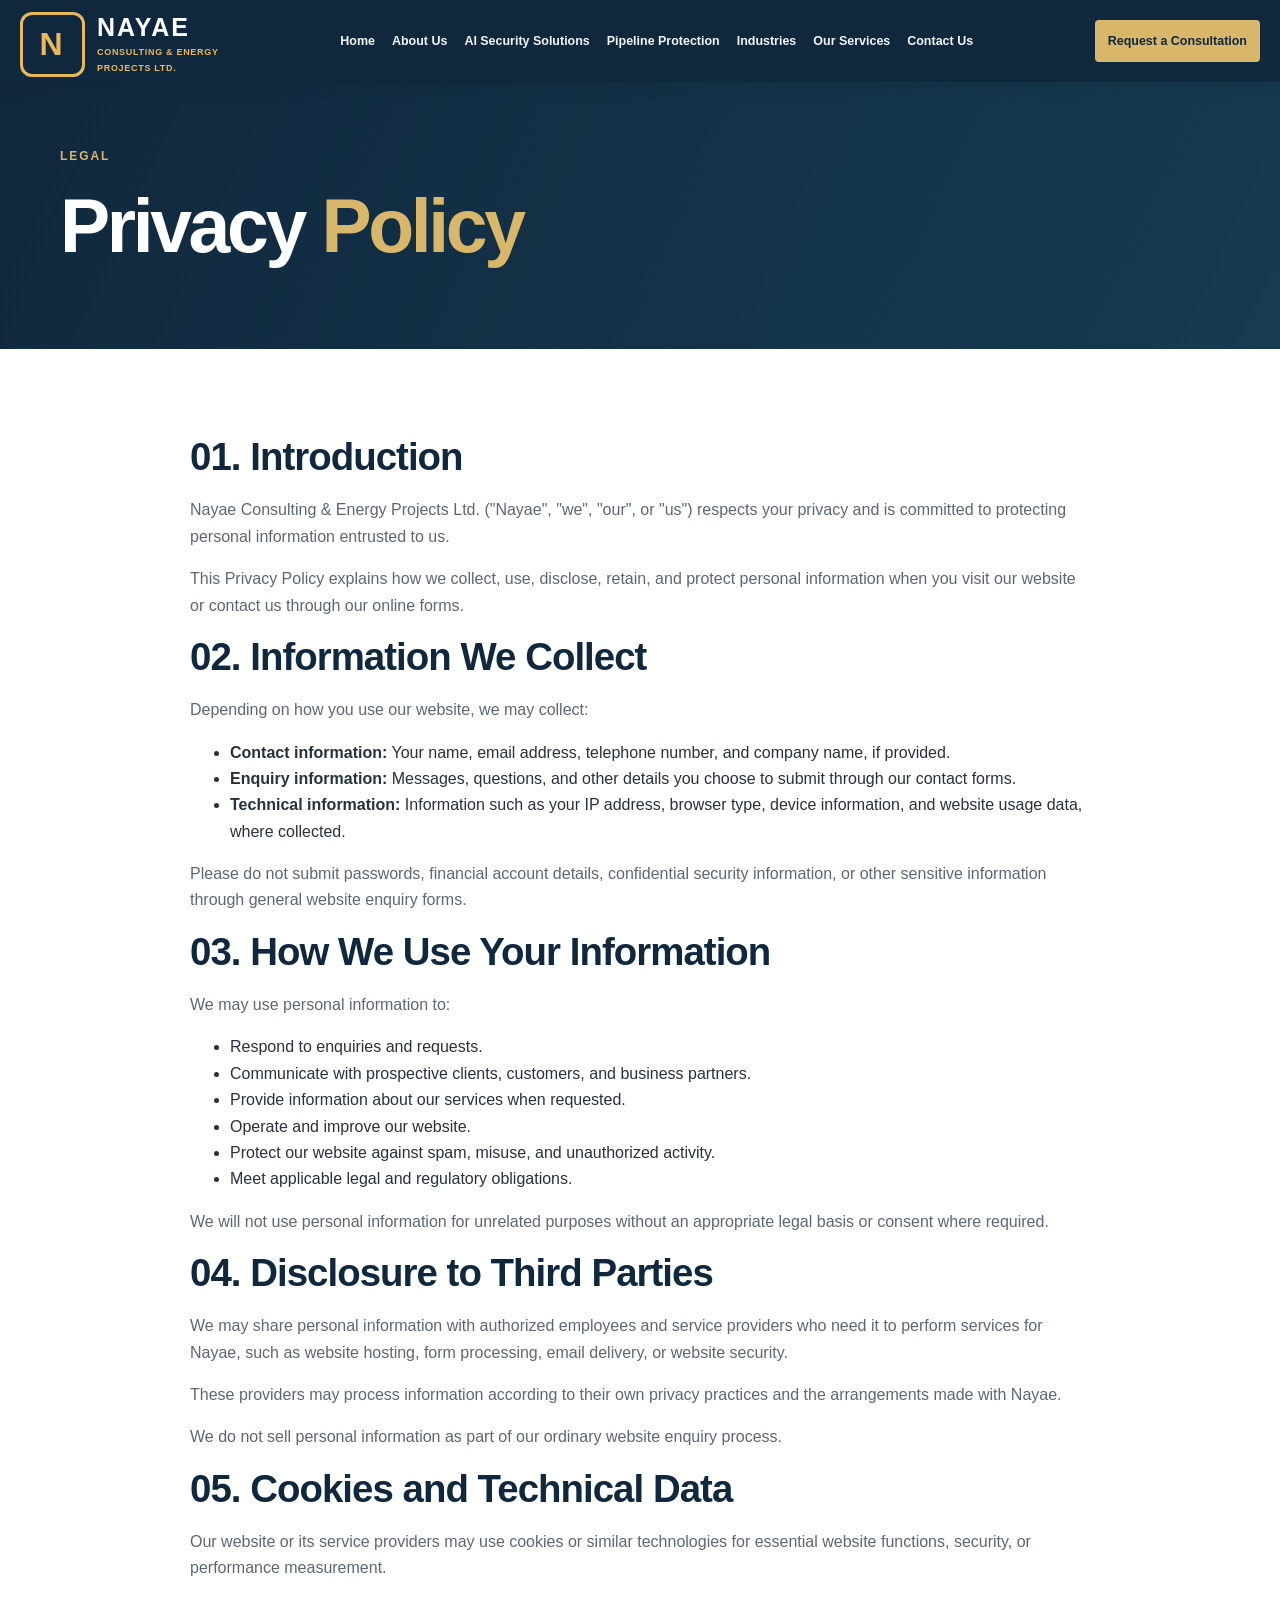
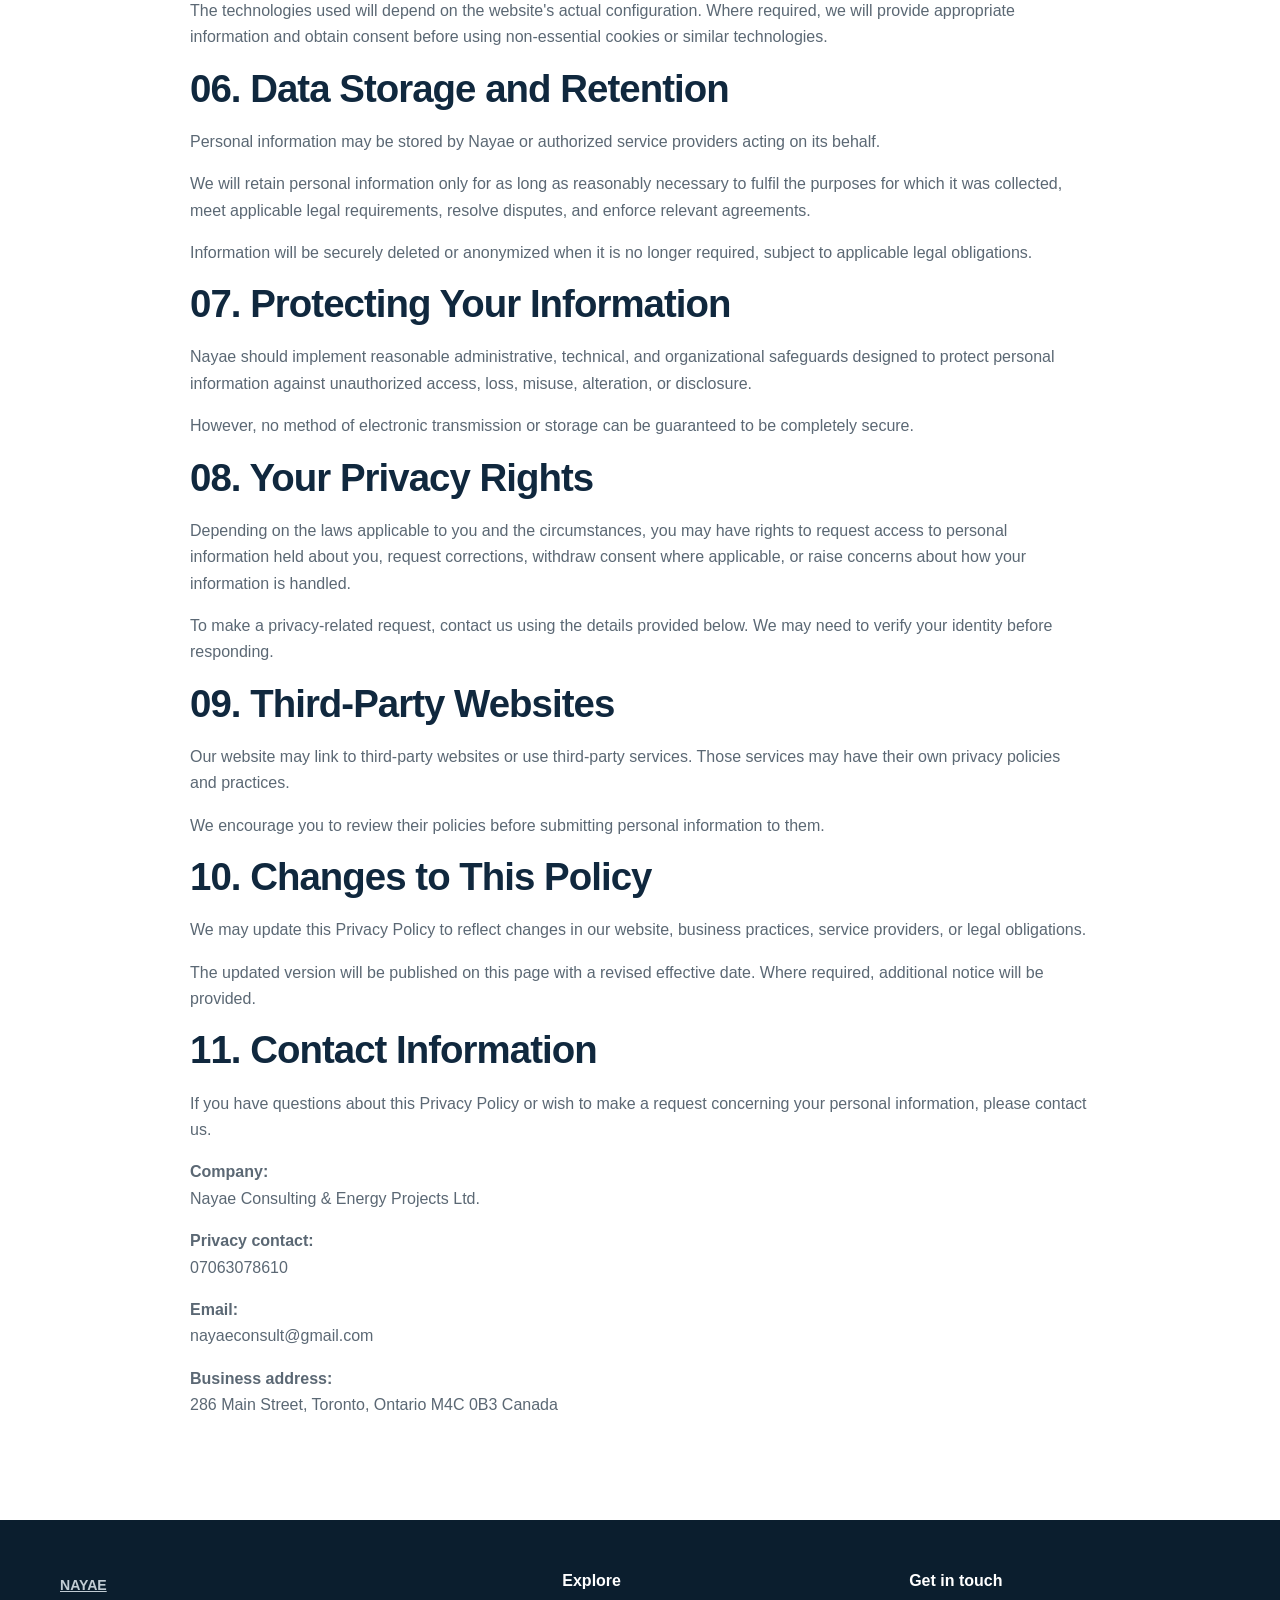
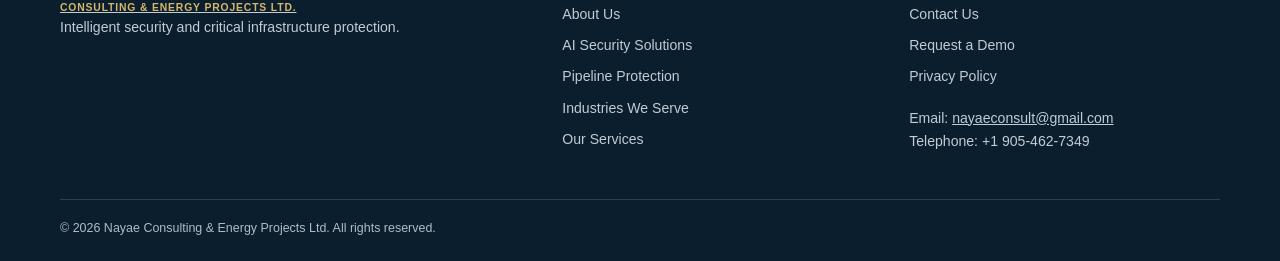
<file: privacy.html>
<!DOCTYPE html>
<html lang="en"><head><meta charset="UTF-8"><meta name="viewport" content="width=device-width, initial-scale=1.0"><title>Privacy Policy | Nayae</title><link rel="stylesheet" href="style.css"><script src="script.js" defer></script></head>
<body><div id="site-header"></div><main><section class="page-hero page-hero-compact"><div class="container"><p class="eyebrow">LEGAL</p><h1>Privacy <span>Policy</span></h1></div></section><section class="section"><div class="container narrow"><article class="policy-section">
    <h2>01. Introduction</h2>
    <p>
        Nayae Consulting &amp; Energy Projects Ltd.
        ("Nayae", "we", "our", or "us") respects your
        privacy and is committed to protecting personal
        information entrusted to us.
    </p>
    <p>
        This Privacy Policy explains how we collect, use,
        disclose, retain, and protect personal information
        when you visit our website or contact us through
        our online forms.
    </p>
</article>

<article class="policy-section">
    <h2>02. Information We Collect</h2>
    <p>Depending on how you use our website, we may collect:</p>
    <ul>
        <li>
            <strong>Contact information:</strong>
            Your name, email address, telephone number,
            and company name, if provided.
        </li>
        <li>
            <strong>Enquiry information:</strong>
            Messages, questions, and other details you
            choose to submit through our contact forms.
        </li>
        <li>
            <strong>Technical information:</strong>
            Information such as your IP address, browser
            type, device information, and website usage
            data, where collected.
        </li>
    </ul>
    <p>
        Please do not submit passwords, financial account
        details, confidential security information, or
        other sensitive information through general
        website enquiry forms.
    </p>
</article>

<article class="policy-section">
    <h2>03. How We Use Your Information</h2>
    <p>We may use personal information to:</p>
    <ul>
        <li>Respond to enquiries and requests.</li>
        <li>
            Communicate with prospective clients,
            customers, and business partners.
        </li>
        <li>
            Provide information about our services
            when requested.
        </li>
        <li>Operate and improve our website.</li>
        <li>
            Protect our website against spam, misuse,
            and unauthorized activity.
        </li>
        <li>
            Meet applicable legal and regulatory obligations.
        </li>
    </ul>
    <p>
        We will not use personal information for unrelated
        purposes without an appropriate legal basis or
        consent where required.
    </p>
</article>

<article class="policy-section">
    <h2>04. Disclosure to Third Parties</h2>
    <p>
        We may share personal information with authorized
        employees and service providers who need it to
        perform services for Nayae, such as website hosting,
        form processing, email delivery, or website security.
    </p>
    <p>
        These providers may process information according
        to their own privacy practices and the arrangements
        made with Nayae.
    </p>
    <p>
        We do not sell personal information as part of our
        ordinary website enquiry process.
    </p>
</article>

<article class="policy-section">
    <h2>05. Cookies and Technical Data</h2>
    <p>
        Our website or its service providers may use cookies
        or similar technologies for essential website
        functions, security, or performance measurement.
    </p>
    <p>
        The technologies used will depend on the website's
        actual configuration. Where required, we will provide
        appropriate information and obtain consent before
        using non-essential cookies or similar technologies.
    </p>
</article>

<article class="policy-section">
    <h2>06. Data Storage and Retention</h2>
    <p>
        Personal information may be stored by Nayae or
        authorized service providers acting on its behalf.
    </p>
    <p>
        We will retain personal information only for as
        long as reasonably necessary to fulfil the purposes
        for which it was collected, meet applicable legal
        requirements, resolve disputes, and enforce
        relevant agreements.
    </p>
    <p>
        Information will be securely deleted or anonymized
        when it is no longer required, subject to applicable
        legal obligations.
    </p>
</article>

<article class="policy-section">
    <h2>07. Protecting Your Information</h2>
    <p>
        Nayae should implement reasonable administrative,
        technical, and organizational safeguards designed
        to protect personal information against unauthorized
        access, loss, misuse, alteration, or disclosure.
    </p>
    <p>
        However, no method of electronic transmission or
        storage can be guaranteed to be completely secure.
    </p>
</article>

<article class="policy-section">
    <h2>08. Your Privacy Rights</h2>
    <p>
        Depending on the laws applicable to you and the
        circumstances, you may have rights to request access
        to personal information held about you, request
        corrections, withdraw consent where applicable,
        or raise concerns about how your information
        is handled.
    </p>
    <p>
        To make a privacy-related request, contact us
        using the details provided below. We may need
        to verify your identity before responding.
    </p>
</article>

<article class="policy-section">
    <h2>09. Third-Party Websites</h2>
    <p>
        Our website may link to third-party websites or
        use third-party services. Those services may have
        their own privacy policies and practices.
    </p>
    <p>
        We encourage you to review their policies before
        submitting personal information to them.
    </p>
</article>

<article class="policy-section">
    <h2>10. Changes to This Policy</h2>
    <p>
        We may update this Privacy Policy to reflect changes
        in our website, business practices, service providers,
        or legal obligations.
    </p>
    <p>
        The updated version will be published on this page
        with a revised effective date. Where required,
        additional notice will be provided.
    </p>
</article>

<article class="policy-section contact-policy">
    <h2>11. Contact Information</h2>
    <p>
        If you have questions about this Privacy Policy
        or wish to make a request concerning your personal
        information, please contact us.
    </p>

    <p>
        <strong>Company:</strong><br>
        Nayae Consulting &amp; Energy Projects Ltd.
    </p>

    <p>
        <strong>Privacy contact:</strong><br>
        07063078610
    </p>

    <p>
        <strong>Email:</strong><br>
        nayaeconsult@gmail.com
    </p>

    <p>
        <strong>Business address:</strong><br>
        286 Main Street, Toronto, Ontario M4C 0B3 Canada
    </p>
</article></p></div></section></main><div id="site-footer"></div></body></html>
</file>
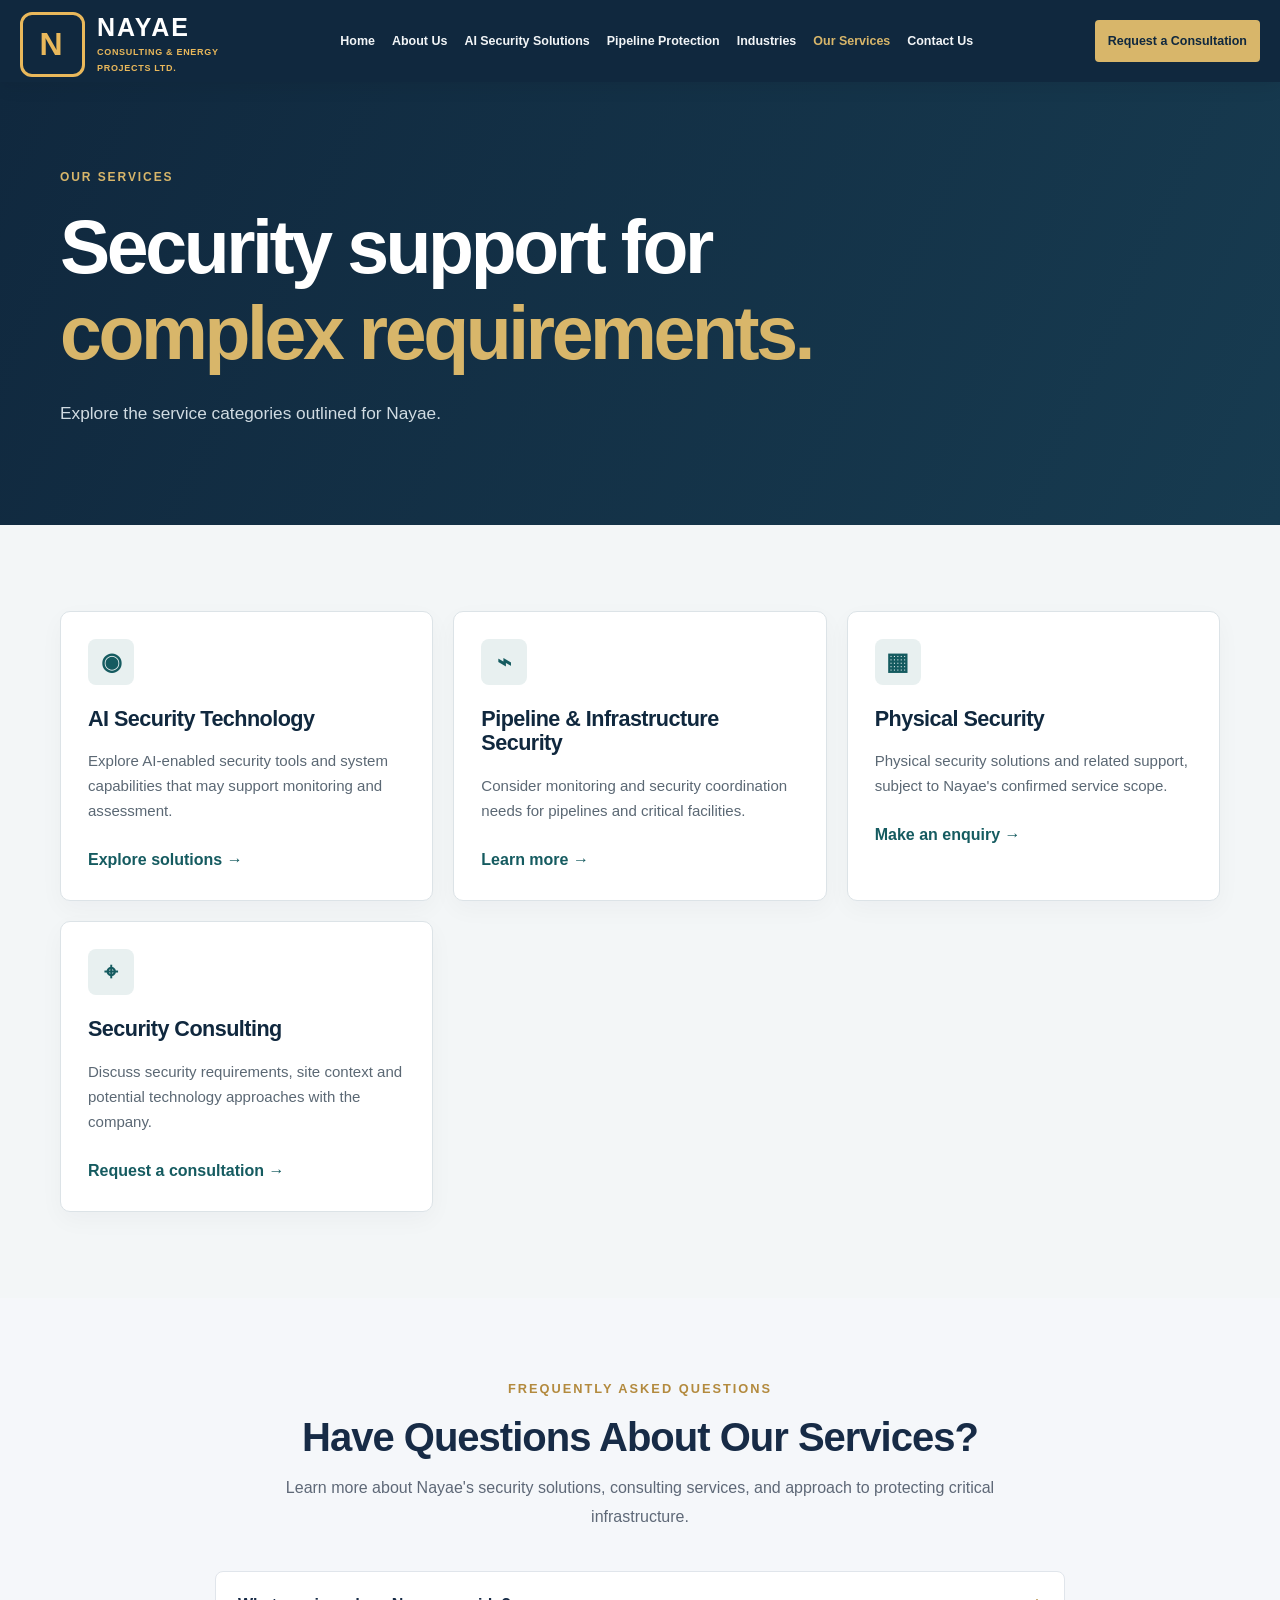
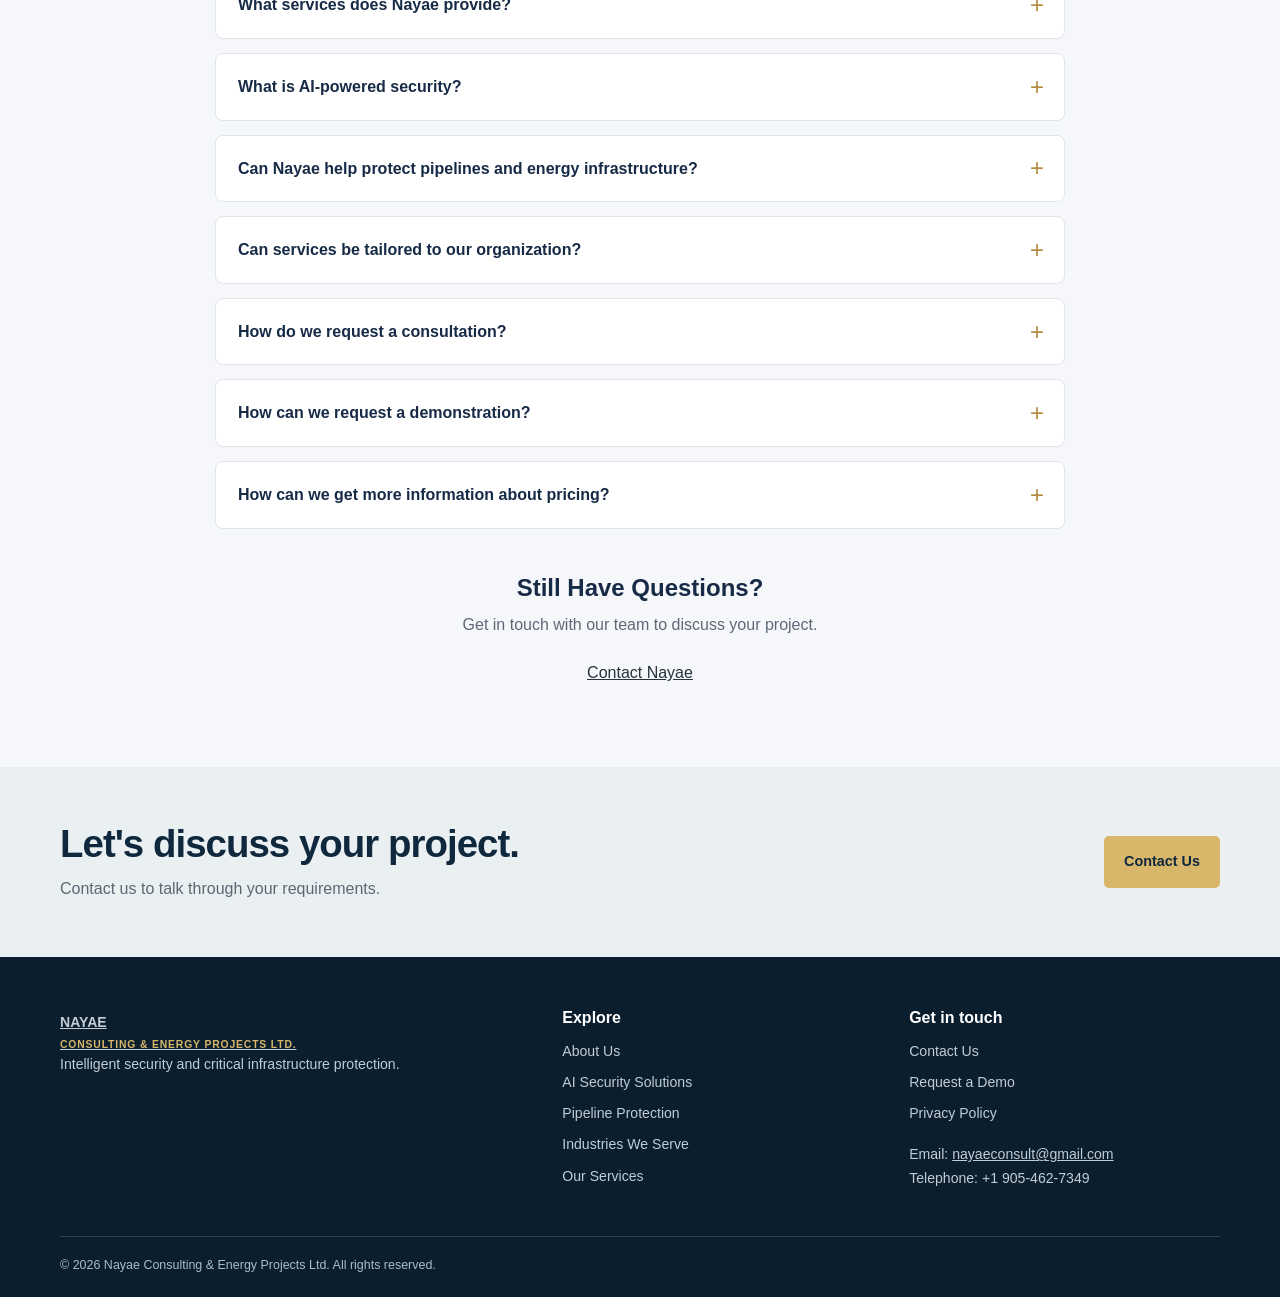
<file: services.html>
<!DOCTYPE html>
<html lang="en"><head><meta charset="UTF-8"><meta name="viewport" content="width=device-width, initial-scale=1.0"><meta name="description" content="Security technology and consulting service categories."><title>Our Services | Nayae</title><link rel="stylesheet" href="style.css"><script src="script.js" defer></script></head>
<body><div id="site-header"></div><main>
<section class="page-hero"><div class="container"><p class="eyebrow">OUR SERVICES</p><h1>Security support for<br><span>complex requirements.</span></h1><p>Explore the service categories outlined for Nayae.</p></div></section>
<section class="section section-light"><div class="container"><div class="card-grid">
<article class="service-card"><div class="card-icon">◉</div><h2>AI Security Technology</h2><p>Explore AI-enabled security tools and system capabilities that may support monitoring and assessment.</p><a href="solutions.html" class="text-link">Explore solutions →</a></article>
<article class="service-card"><div class="card-icon">⌁</div><h2>Pipeline &amp; Infrastructure Security</h2><p>Consider monitoring and security coordination needs for pipelines and critical facilities.</p><a href="pipeline.html" class="text-link">Learn more →</a></article>
<article class="service-card"><div class="card-icon">▦</div><h2>Physical Security</h2><p>Physical security solutions and related support, subject to Nayae's confirmed service scope.</p><a href="contact.html" class="text-link">Make an enquiry →</a></article>
<article class="service-card"><div class="card-icon">⌖</div><h2>Security Consulting</h2><p>Discuss security requirements, site context and potential technology approaches with the company.</p><a href="contact.html" class="text-link">Request a consultation →</a></article>
</div></div></section>
<!-- Frequently Asked Questions -->
<section class="faq-section">
  <div class="container">

    <div class="faq-heading">
      <p class="section-label">FREQUENTLY ASKED QUESTIONS</p>
      <h2>Have Questions About Our Services?</h2>
      <p>
        Learn more about Nayae's security solutions, consulting services,
        and approach to protecting critical infrastructure.
      </p>
    </div>

    <div class="faq-list">

      <details class="faq-item">
        <summary>What services does Nayae provide?</summary>
        <p>
          Nayae provides security technology and consulting services
          focused on protecting critical infrastructure, including energy
          assets and pipeline networks. Our solutions are tailored to
          project requirements and operational needs.
        </p>
      </details>

      <details class="faq-item">
        <summary>What is AI-powered security?</summary>
        <p>
          AI-powered security uses artificial intelligence to help analyze
          information, identify unusual patterns, and support security
          monitoring and decision-making. Its suitability depends on the
          system, available data, and project requirements.
        </p>
      </details>

      <details class="faq-item">
        <summary>Can Nayae help protect pipelines and energy infrastructure?</summary>
        <p>
          Nayae focuses on security solutions and consulting for critical
          infrastructure, including pipeline and energy environments.
          Contact our team to discuss your assets, security priorities,
          and project requirements.
        </p>
      </details>

      <details class="faq-item">
        <summary>Can services be tailored to our organization?</summary>
        <p>
          We can discuss your organization's operational environment,
          objectives, and security concerns to determine an appropriate
          approach. The scope of any proposed service will depend on the
          specific project.
        </p>
      </details>

      <details class="faq-item">
        <summary>How do we request a consultation?</summary>
        <p>
          Visit our Contact Us page and submit the enquiry form with your
          contact details and a brief description of your needs. Our team
          can then review your enquiry and discuss the appropriate next steps.
        </p>
      </details>

      <details class="faq-item">
        <summary>How can we request a demonstration?</summary>
        <p>
          Visit our Request a Demo page and complete the demo request form.
          Include your business contact details and the solution you would
          like to discuss.
        </p>
      </details>

      <details class="faq-item">
        <summary>How can we get more information about pricing?</summary>
        <p>
          Pricing depends on the scope, requirements, and complexity of
          each project. Contact Nayae to discuss your needs and request
          further information.
        </p>
      </details>

    </div>

    <div class="faq-cta">
      <h3>Still Have Questions?</h3>
      <p>Get in touch with our team to discuss your project.</p>
      <a href="contact.html" class="btn btn-primary">
        Contact Nayae
      </a>
    </div>

  </div>
</section>
<section class="cta-band"><div class="container cta-inner"><div><h2>Let's discuss your project.</h2><p>Contact us to talk through your requirements.</p></div><a class="button button-gold" href="contact.html">Contact Us</a></div></section>
</main><div id="site-footer"></div></body></html>
</file>
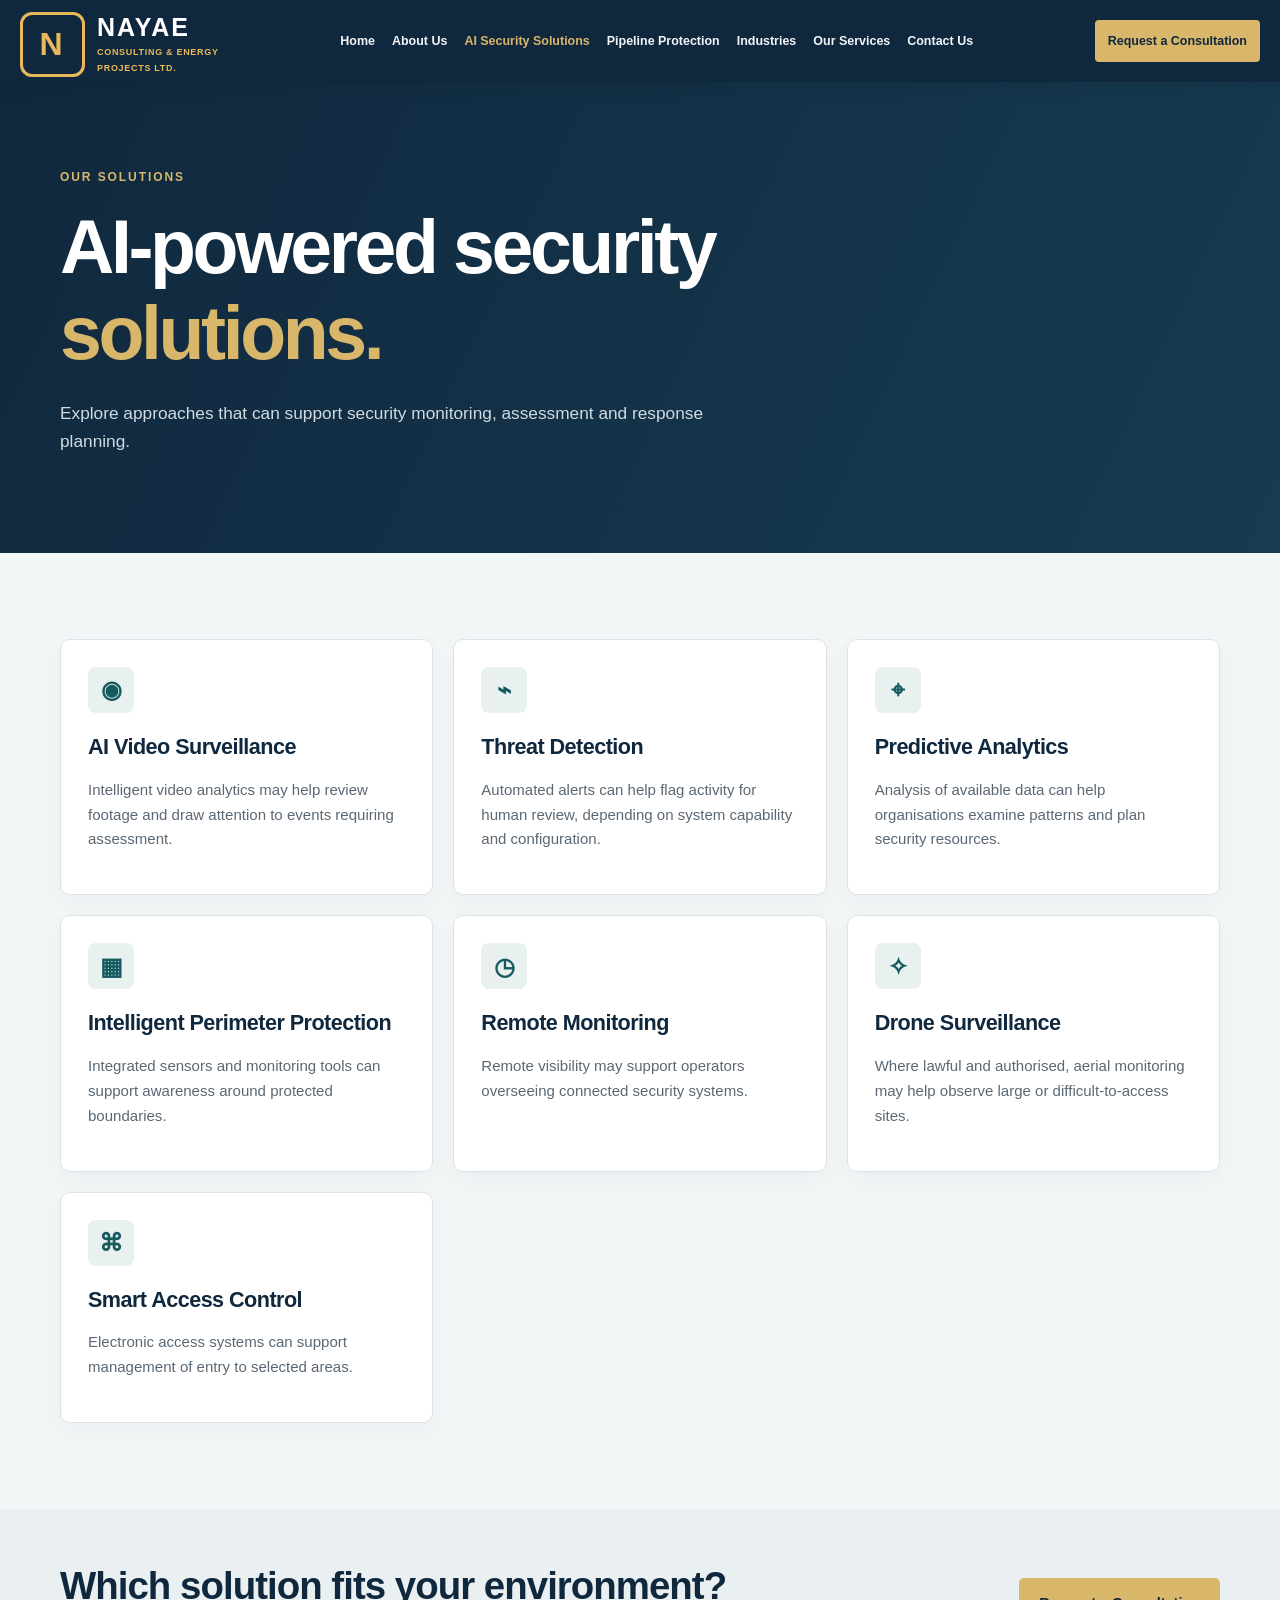
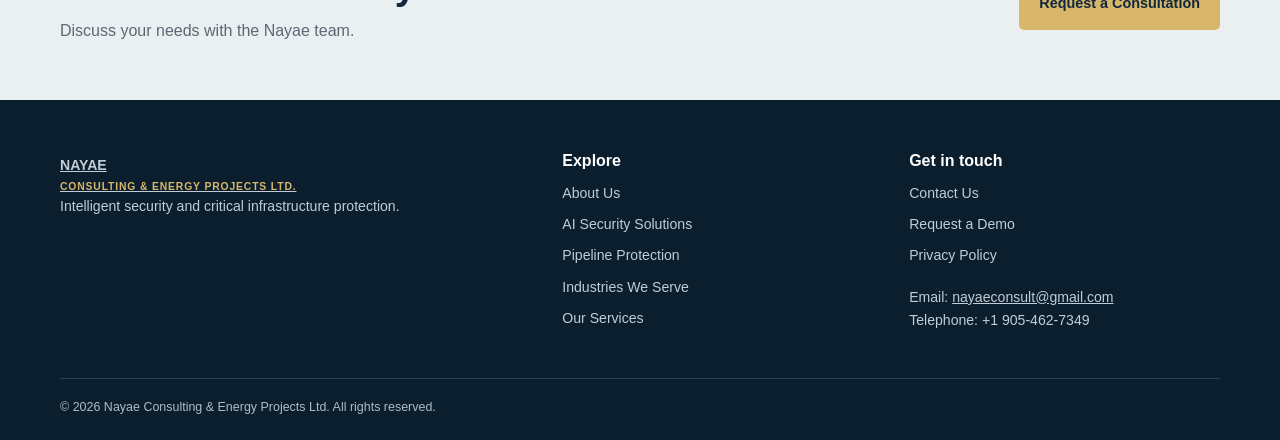
<file: solutions.html>
<!DOCTYPE html>
<html lang="en"><head><meta charset="UTF-8"><meta name="viewport" content="width=device-width, initial-scale=1.0"><meta name="description" content="Explore AI-powered security solution areas at Nayae."><title>AI Security Solutions | Nayae</title><link rel="stylesheet" href="style.css"><script src="script.js" defer></script></head>
<body><div id="site-header"></div><main>
<section class="page-hero"><div class="container"><p class="eyebrow">OUR SOLUTIONS</p><h1>AI-powered security<br><span>solutions.</span></h1><p>Explore approaches that can support security monitoring, assessment and response planning.</p></div></section>
<section class="section section-light"><div class="container"><div class="card-grid">
<article class="service-card"><div class="card-icon">◉</div><h2>AI Video Surveillance</h2><p>Intelligent video analytics may help review footage and draw attention to events requiring assessment.</p></article>
<article class="service-card"><div class="card-icon">⌁</div><h2>Threat Detection</h2><p>Automated alerts can help flag activity for human review, depending on system capability and configuration.</p></article>
<article class="service-card"><div class="card-icon">⌖</div><h2>Predictive Analytics</h2><p>Analysis of available data can help organisations examine patterns and plan security resources.</p></article>
<article class="service-card"><div class="card-icon">▦</div><h2>Intelligent Perimeter Protection</h2><p>Integrated sensors and monitoring tools can support awareness around protected boundaries.</p></article>
<article class="service-card"><div class="card-icon">◷</div><h2>Remote Monitoring</h2><p>Remote visibility may support operators overseeing connected security systems.</p></article>
<article class="service-card"><div class="card-icon">✧</div><h2>Drone Surveillance</h2><p>Where lawful and authorised, aerial monitoring may help observe large or difficult-to-access sites.</p></article>
<article class="service-card"><div class="card-icon">⌘</div><h2>Smart Access Control</h2><p>Electronic access systems can support management of entry to selected areas.</p></article>
</div></div></section>
<section class="cta-band"><div class="container cta-inner"><div><h2>Which solution fits your environment?</h2><p>Discuss your needs with the Nayae team.</p></div><a class="button button-gold" href="contact.html">Request a Consultation</a></div></section>
</main><div id="site-footer"></div></body></html>
</file>
<file: style.css>
/* NAYAE WEBSITE — shared styles*/
:root {
  --navy: #10283e;
  --navy-2: #173b50;
  --teal: #155b60;
  --gold: #d8b66a;
  --ink: #26323d;
  --muted: #5b6874;
  --paper: #ffffff;
  --light: #f3f6f7;
  --line: #dce3e7;
  --radius: 10px;
  --shadow: 0 14px 40px rgba(16, 40, 62, .09);
}
* { box-sizing: border-box; }
html { scroll-behavior: smooth; }
body { margin: 0; font-family: Arial, Helvetica, sans-serif; color: var(--ink); line-height: 1.65; background: var(--paper); }
a { color: inherit; }
img { max-width: 100%; display: block; }
.container { width: min(1160px, calc(100% - 40px)); margin-inline: auto; }
.narrow { max-width: 900px; }
h1, h2, h3, p { margin-top: 0; }
h1, h2, h3 { line-height: 1.15; color: var(--navy); }
h1 { font-size: clamp(2.5rem, 6vw, 4.7rem); letter-spacing: -.045em; margin-bottom: 22px; }
h2 { font-size: clamp(1.8rem, 3vw, 2.8rem); letter-spacing: -.025em; margin-bottom: 18px; }
h3 { font-size: 1.2rem; margin-bottom: 12px; }
p { color: var(--muted); }
.eyebrow { color: var(--teal); font-size: .75rem; font-weight: 800; letter-spacing: .16em; margin-bottom: 16px; }
.button-row { display: flex; flex-wrap: wrap; gap: 12px; margin-top: 28px; }
.button { display: inline-flex; justify-content: center; align-items: center; padding: 13px 19px; border-radius: 5px; border: 1px solid transparent; text-decoration: none; font-weight: 700; font-size: .9rem; cursor: pointer; transition: transform .18s ease, background .18s ease; }
.button:hover { transform: translateY(-2px); }
.button-gold { background: var(--gold); color: var(--navy); }
.button-dark { background: var(--navy); color: white; }
.button-outline { border-color: rgba(255,255,255,.65); color: white; background: transparent; }
.text-link { display: inline-block; margin-top: 8px; text-decoration: none; color: var(--teal); font-weight: 700; }
.text-link:hover { text-decoration: underline; }
.centered { text-align: center; margin-top: 32px; }

/* Shared header and footer injected by script.js */
.site-header { position: sticky; top: 0; z-index: 50; background: var(--navy); color: white; box-shadow: 0 4px 18px rgba(0,0,0,.08); }
.navbar { width: min(1280px, calc(100% - 40px)); min-height: 82px; margin: auto; display: flex; align-items: center; justify-content: space-between; gap: 26px; }
.logo { color: white; text-decoration: none; font-size: 1.55rem; font-weight: 800; letter-spacing: .04em; line-height: 1.1; flex-shrink: 0; }
.logo span { display: block; color: var(--gold); font-size: .53rem; letter-spacing: .09em; margin-top: 6px; }
.nav-links { display: flex; align-items: center; justify-content: center; flex-wrap: wrap; gap: 17px; }
.nav-links a { color: #f2f5f7; text-decoration: none; font-size: .78rem; font-weight: 600; }
.nav-links a:hover, .nav-links a[aria-current="page"] { color: var(--gold); }
.nav-cta { flex-shrink: 0; background: var(--gold); color: var(--navy); padding: 11px 13px; border-radius: 4px; font-size: .78rem; font-weight: 800; text-decoration: none; }
.menu-toggle { display: none; color: white; background: transparent; border: 1px solid #526575; padding: 8px 10px; border-radius: 5px; font-size: 1.2rem; }
.site-footer { background: #0b1e2e; color: white; padding: 52px 0 22px; }
.footer-grid { display: grid; grid-template-columns: 1.5fr 1fr 1fr; gap: 36px; }
.footer-brand { color: white; font-size: 1.35rem; font-weight: 800; }
.footer-brand span { display: block; font-size: .65rem; letter-spacing: .08em; color: var(--gold); }
.site-footer p, .site-footer a { color: #c1ccd4; font-size: .88rem; }
.site-footer h3 { color: white; font-size: 1rem; }
.footer-links { display: grid; gap: 8px; }
.footer-links a { text-decoration: none; }
.footer-links a:hover { color: var(--gold); }
.footer-bottom { border-top: 1px solid #2b4050; margin-top: 32px; padding-top: 18px; font-size: .78rem; color: #aebcc7; }

/* Homepage hero */
.hero { position: relative; min-height: 570px; display: flex; align-items: center; color: white; overflow: hidden; background: linear-gradient(110deg, rgba(9,28,44,.97), rgba(16,40,62,.83)), url("https://images.unsplash.com/photo-1518770660439-4636190af475?auto=format&fit=crop&w=1800&q=80") center/cover; }
.hero-shade { position: absolute; inset: 0; background: radial-gradient(circle at 82% 35%, rgba(216,182,106,.13), transparent 35%); }
.hero-content { position: relative; z-index: 1; padding-top: 70px; padding-bottom: 70px; }
.hero .eyebrow { color: var(--gold); }
.hero h1 { color: white; max-width: 850px; }
.hero h1 span, .page-hero h1 span { color: var(--gold); }
.hero-copy { color: #dce5eb; max-width: 660px; font-size: 1.1rem; }
.hero-note { color: #b5c4cf; font-size: .83rem; margin-top: 24px; }
.section { padding: 86px 0; }
.section-light { background: var(--light); }
.intro-grid { display: grid; grid-template-columns: 1fr 1fr; gap: 65px; align-items: start; }
.intro-grid p { font-size: 1.05rem; }
.section-heading { max-width: 720px; margin: 0 auto 42px; text-align: center; }
.section-heading > p:last-child { max-width: 600px; margin-inline: auto; }
.card-grid { display: grid; grid-template-columns: repeat(3, minmax(0, 1fr)); gap: 20px; }
.service-card { background: white; border: 1px solid var(--line); border-radius: var(--radius); padding: 27px; box-shadow: 0 8px 24px rgba(16,40,62,.035); }
.service-card p { font-size: .94rem; }
.service-card h2 { font-size: 1.35rem; }
.card-icon { display: grid; place-items: center; width: 46px; height: 46px; border-radius: 8px; background: #e8f0f0; color: var(--teal); font-size: 1.5rem; font-weight: 800; margin-bottom: 22px; }
.pipeline-feature { background: #10283e; color: white; }
.pipeline-feature h2 { color: white; }
.pipeline-feature p { color: #c5d1d9; }
.pipeline-feature .eyebrow { color: var(--gold); }
.split { display: grid; grid-template-columns: 1fr 1fr; align-items: center; gap: 60px; }
.workflow { background: rgba(255,255,255,.06); border: 1px solid rgba(255,255,255,.14); border-radius: 12px; padding: 24px; }
.workflow-step { display: flex; align-items: center; gap: 14px; background: rgba(255,255,255,.08); border: 1px solid rgba(255,255,255,.11); border-radius: 6px; padding: 13px 15px; color: white; font-weight: 700; }
.workflow-step span { color: var(--gold); font-size: .75rem; }
.workflow-arrow { color: var(--gold); text-align: center; line-height: 1.8; }
.small-note { font-size: .78rem; margin-top: 18px; }
.industry-grid { display: grid; grid-template-columns: repeat(4, minmax(0,1fr)); gap: 14px; }
.industry-card { display: flex; flex-direction: column; justify-content: space-between; min-height: 142px; padding: 20px; background: var(--light); border: 1px solid var(--line); border-radius: 8px; text-decoration: none; transition: background .18s, transform .18s; }
.industry-card:hover { background: #e7eeee; transform: translateY(-3px); }
.industry-card span, .industry-detail > span { color: var(--teal); font-size: .76rem; font-weight: 800; }
.industry-card strong { color: var(--navy); line-height: 1.3; }
.cta-band { background: #eaf0f1; padding: 55px 0; }
.cta-inner { display: flex; align-items: center; justify-content: space-between; gap: 30px; }
.cta-inner h2 { margin-bottom: 10px; }
.cta-inner p { margin-bottom: 0; }

/* Inner pages */
.page-hero { background: linear-gradient(115deg, #10283e, #173b50); padding: 86px 0 80px; color: white; }
.page-hero h1 { color: white; max-width: 850px; }
.page-hero p:not(.eyebrow) { color: #d0dbe2; max-width: 680px; font-size: 1.08rem; }
.page-hero .eyebrow { color: var(--gold); }
.page-hero-compact { padding: 65px 0 58px; }
.value-grid { display: grid; grid-template-columns: repeat(3,1fr); gap: 18px; margin-top: 35px; }
.industry-detail-grid { display: grid; grid-template-columns: repeat(2,1fr); gap: 18px; }
.industry-detail { padding: 26px; border: 1px solid var(--line); border-radius: 8px; }
.industry-detail h2 { font-size: 1.4rem; margin-top: 12px; }
.industry-detail p { margin-bottom: 0; }

/* Forms */
.contact-grid { display: grid; grid-template-columns: .85fr 1.15fr; gap: 65px; align-items: start; }
.contact-info { display: grid; gap: 18px; margin: 28px 0; }
.contact-info p { margin: 3px 0 0; color: var(--ink); }
.info-label { color: var(--teal); font-size: .78rem; font-weight: 800; text-transform: uppercase; letter-spacing: .07em; }
.contact-form { padding: 30px; background: white; border: 1px solid var(--line); border-radius: 10px; box-shadow: var(--shadow); }
.contact-form label { display: block; margin: 15px 0 7px; color: var(--navy); font-size: .87rem; font-weight: 700; }
.contact-form label:first-child { margin-top: 0; }
.contact-form label span { color: #b04b3c; }
.contact-form input:not([type="checkbox"]), .contact-form select, .contact-form textarea { display: block; width: 100%; border: 1px solid #cbd5dc; border-radius: 5px; padding: 12px; background: #fff; color: var(--ink); font: inherit; }
.contact-form input:focus, .contact-form select:focus, .contact-form textarea:focus { outline: 2px solid #a6c5c7; border-color: var(--teal); }
.contact-form textarea { resize: vertical; }
.contact-form .consent { display: flex; align-items: flex-start; gap: 9px; font-weight: 400; color: var(--muted); font-size: .8rem; }
.consent input { margin-top: 5px; }
.form-status { margin: 14px 0 0; font-size: .9rem; font-weight: 700; }
.notice { padding: 18px; background: #fff7e5; border-left: 4px solid var(--gold); border-radius: 4px; color: var(--ink); font-size: .9rem; }

@media (max-width: 1080px) {
  .navbar { flex-wrap: wrap; padding: 15px 0; }
  .nav-links { order: 3; width: 100%; }
  .nav-cta { margin-left: auto; }
}
@media (max-width: 760px) {
  .container { width: min(100% - 32px, 600px); }
  .navbar { width: calc(100% - 32px); min-height: 74px; flex-wrap: nowrap; gap: 12px; }
  .logo { font-size: 1.25rem; }
  .logo span { font-size: .46rem; }
  .menu-toggle { display: inline-block; }
  .nav-cta { display: none; }
  .nav-links { display: none; position: absolute; top: 74px; left: 0; right: 0; width: 100%; padding: 18px 24px 24px; background: var(--navy); flex-direction: column; align-items: stretch; gap: 0; box-shadow: 0 12px 18px rgba(0,0,0,.16); }
  .nav-links.is-open { display: flex; }
  .nav-links a { padding: 12px 0; border-bottom: 1px solid rgba(255,255,255,.12); font-size: .92rem; }
  .hero { min-height: 540px; }
  .hero-content { padding-top: 58px; padding-bottom: 58px; }
  .section { padding: 62px 0; }
  .intro-grid, .split, .contact-grid { grid-template-columns: 1fr; gap: 28px; }
  .card-grid { grid-template-columns: repeat(2, minmax(0,1fr)); }
  .industry-grid { grid-template-columns: repeat(2, minmax(0,1fr)); }
  .value-grid { grid-template-columns: 1fr; }
  .industry-detail-grid { grid-template-columns: 1fr; }
  .cta-inner { align-items: flex-start; flex-direction: column; }
  .footer-grid { grid-template-columns: 1fr 1fr; gap: 26px; }
  .footer-grid > :first-child { grid-column: 1 / -1; }
}
@media (max-width: 460px) {
  .card-grid { grid-template-columns: 1fr; }
  .industry-grid { grid-template-columns: 1fr 1fr; gap: 9px; }
  .industry-card { padding: 14px; min-height: 120px; font-size: .9rem; }
  .button-row .button { width: 100%; }
  .contact-form { padding: 20px; }
  .footer-grid { grid-template-columns: 1fr; }
  .footer-grid > :first-child { grid-column: auto; }
}
.logo {
  display: flex;
  align-items: center;
  gap: 12px;
  text-decoration: none;
}
.logo-image {
  width: 60px;
  height: 60px;
  object-fit: contain;
  flex-shrink: 0;
}
/* Contact form submission messages */
.form-status {
    margin-top: 14px;
    font-size: 0.9rem;
    line-height: 1.6;
}

.form-status:empty {
    display: none;
}

.form-status.success {
    color: #247443;
}

.form-status.error {
    color: #b42318;
}

.contact-form button:disabled {
    opacity: 0.7;
    cursor: wait;
}
/* =========================================
   SERVICES FAQ SECTION
   ========================================= */

.faq-section {
  padding: 80px 0;
  background: #f5f7fa;
}

.faq-heading {
  max-width: 720px;
  margin: 0 auto 40px;
  text-align: center;
}

.faq-heading .section-label {
  color: #b38a3e;
  font-size: 0.8rem;
  font-weight: 700;
  letter-spacing: 2px;
}

.faq-heading h2 {
  margin: 12px 0;
  color: #172b46;
  font-size: clamp(1.8rem, 4vw, 2.5rem);
  line-height: 1.25;
}

.faq-heading > p:last-child {
  color: #5e6877;
  line-height: 1.8;
}

.faq-list {
  max-width: 850px;
  margin: 0 auto;
}

.faq-item {
  margin-bottom: 14px;
  border: 1px solid #e0e5eb;
  border-radius: 8px;
  background: #ffffff;
  overflow: hidden;
}

.faq-item summary {
  position: relative;
  padding: 20px 48px 20px 22px;
  color: #172b46;
  font-weight: 600;
  line-height: 1.6;
  cursor: pointer;
  list-style: none;
}

.faq-item summary::-webkit-details-marker {
  display: none;
}

.faq-item summary::after {
  content: "+";
  position: absolute;
  top: 50%;
  right: 20px;
  transform: translateY(-50%);
  color: #b38a3e;
  font-size: 1.5rem;
  font-weight: 400;
}

.faq-item[open] summary::after {
  content: "−";
}

.faq-item summary:focus-visible {
  outline: 2px solid #b38a3e;
  outline-offset: -4px;
}

.faq-item > p {
  margin: 0;
  padding: 0 22px 22px;
  color: #5e6877;
  font-size: 0.95rem;
  line-height: 1.8;
}

.faq-cta {
  margin: 45px auto 0;
  text-align: center;
}

.faq-cta h3 {
  margin-bottom: 10px;
  color: #172b46;
  font-size: 1.5rem;
}

.faq-cta p {
  margin-bottom: 22px;
  color: #5e6877;
  line-height: 1.7;
}

@media (max-width: 600px) {
  .faq-section {
    padding: 55px 0;
  }

  .faq-item summary {
    padding: 17px 42px 17px 16px;
  }

  .faq-item summary::after {
    right: 14px;
  }

  .faq-item > p {
    padding: 0 16px 18px;
  }
}
.logo {
  display: flex;
  align-items: center;
  gap: 12px;
  text-decoration: none;
}

.logo-text {
  display: flex;
  flex-direction: column;
  gap: 3px;
}

.logo-text strong {
  color: #ffffff;
  font-size: 25px;
  letter-spacing: 2px;
}

.logo-text span {
  color: #e9b85b;
  font-size: 9px;
  font-weight: 700;
  letter-spacing: 0.7px;
}


.logo-symbol {
  color: #e9b85b !important;
  font-size: 32px !important;
  font-weight: 800 !important;
  line-height: 1 !important;
  text-indent: 0 !important;
  visibility: visible !important;
  opacity: 1 !important;
  width: 65px;
  height: 65px;
  box-sizing: border-box;
  border: 3px solid #e9b85b;
  border-radius: 12px;
  place-items: center;
  color: #e9b85b;
  font-family: Arial, sans-serif;
  font-size: 40px;
  font-weight: 900;
  line-height: 1;
  flex-shrink: 0;
  text-indent: 0;
  visibility: visible;
  opacity: 1; 
  align-items: center;
  justify-content: center;
  padding-top: 13px;
  text-align: center;

}

.logo-symbol::before,
.logo-symbol::after {
  content: none;
}
</file>
